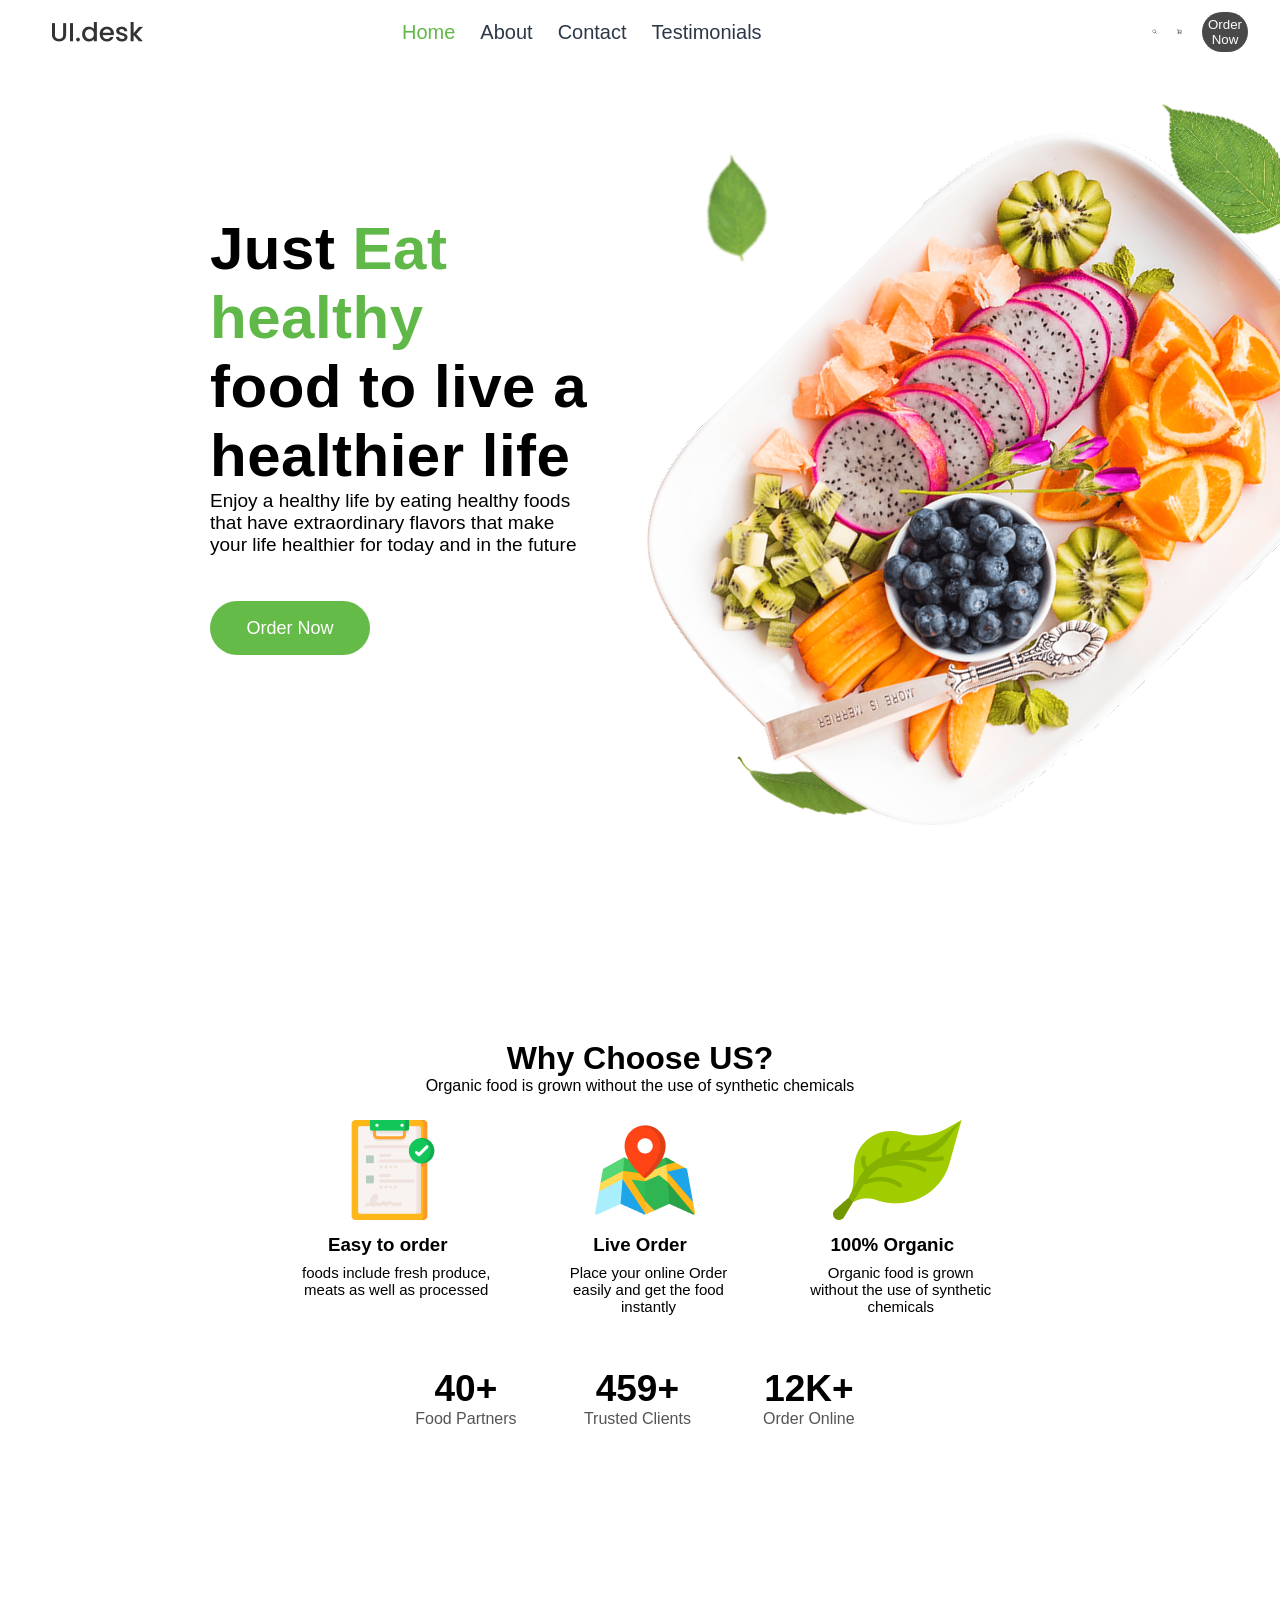
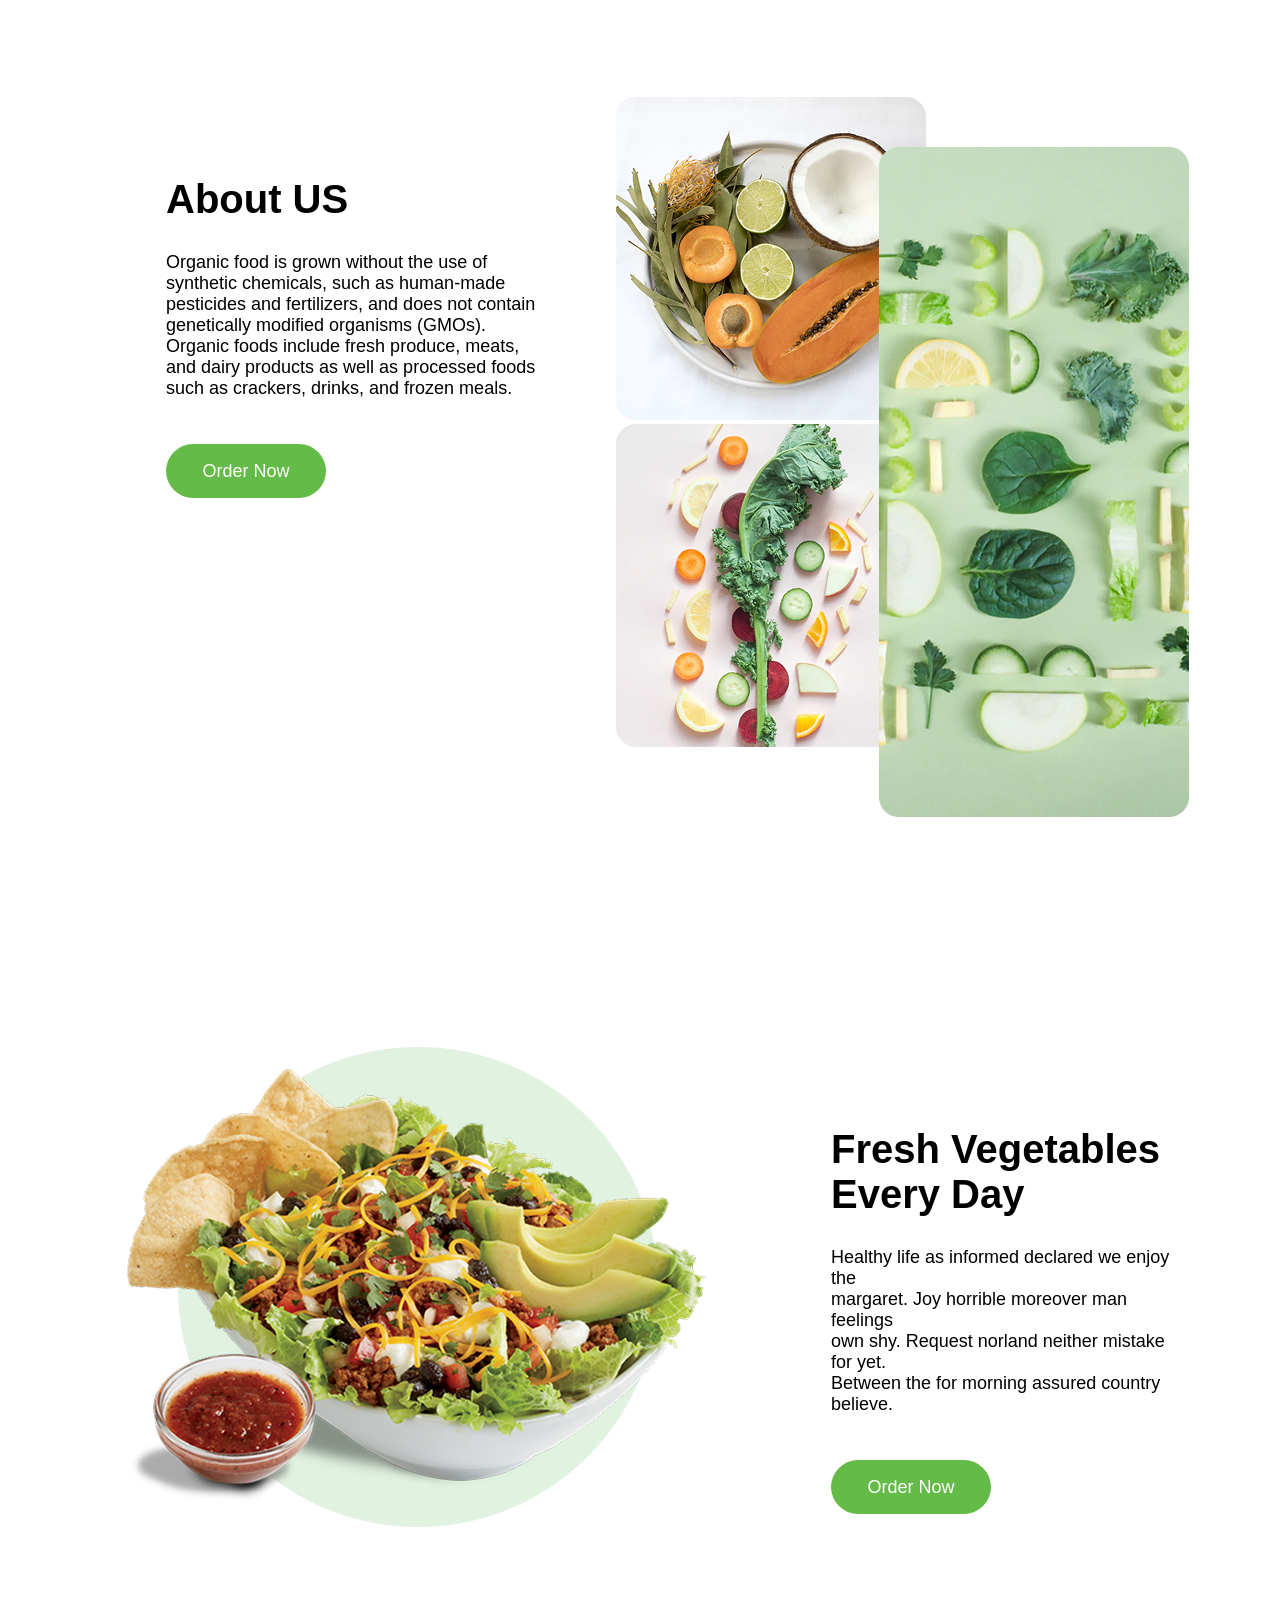
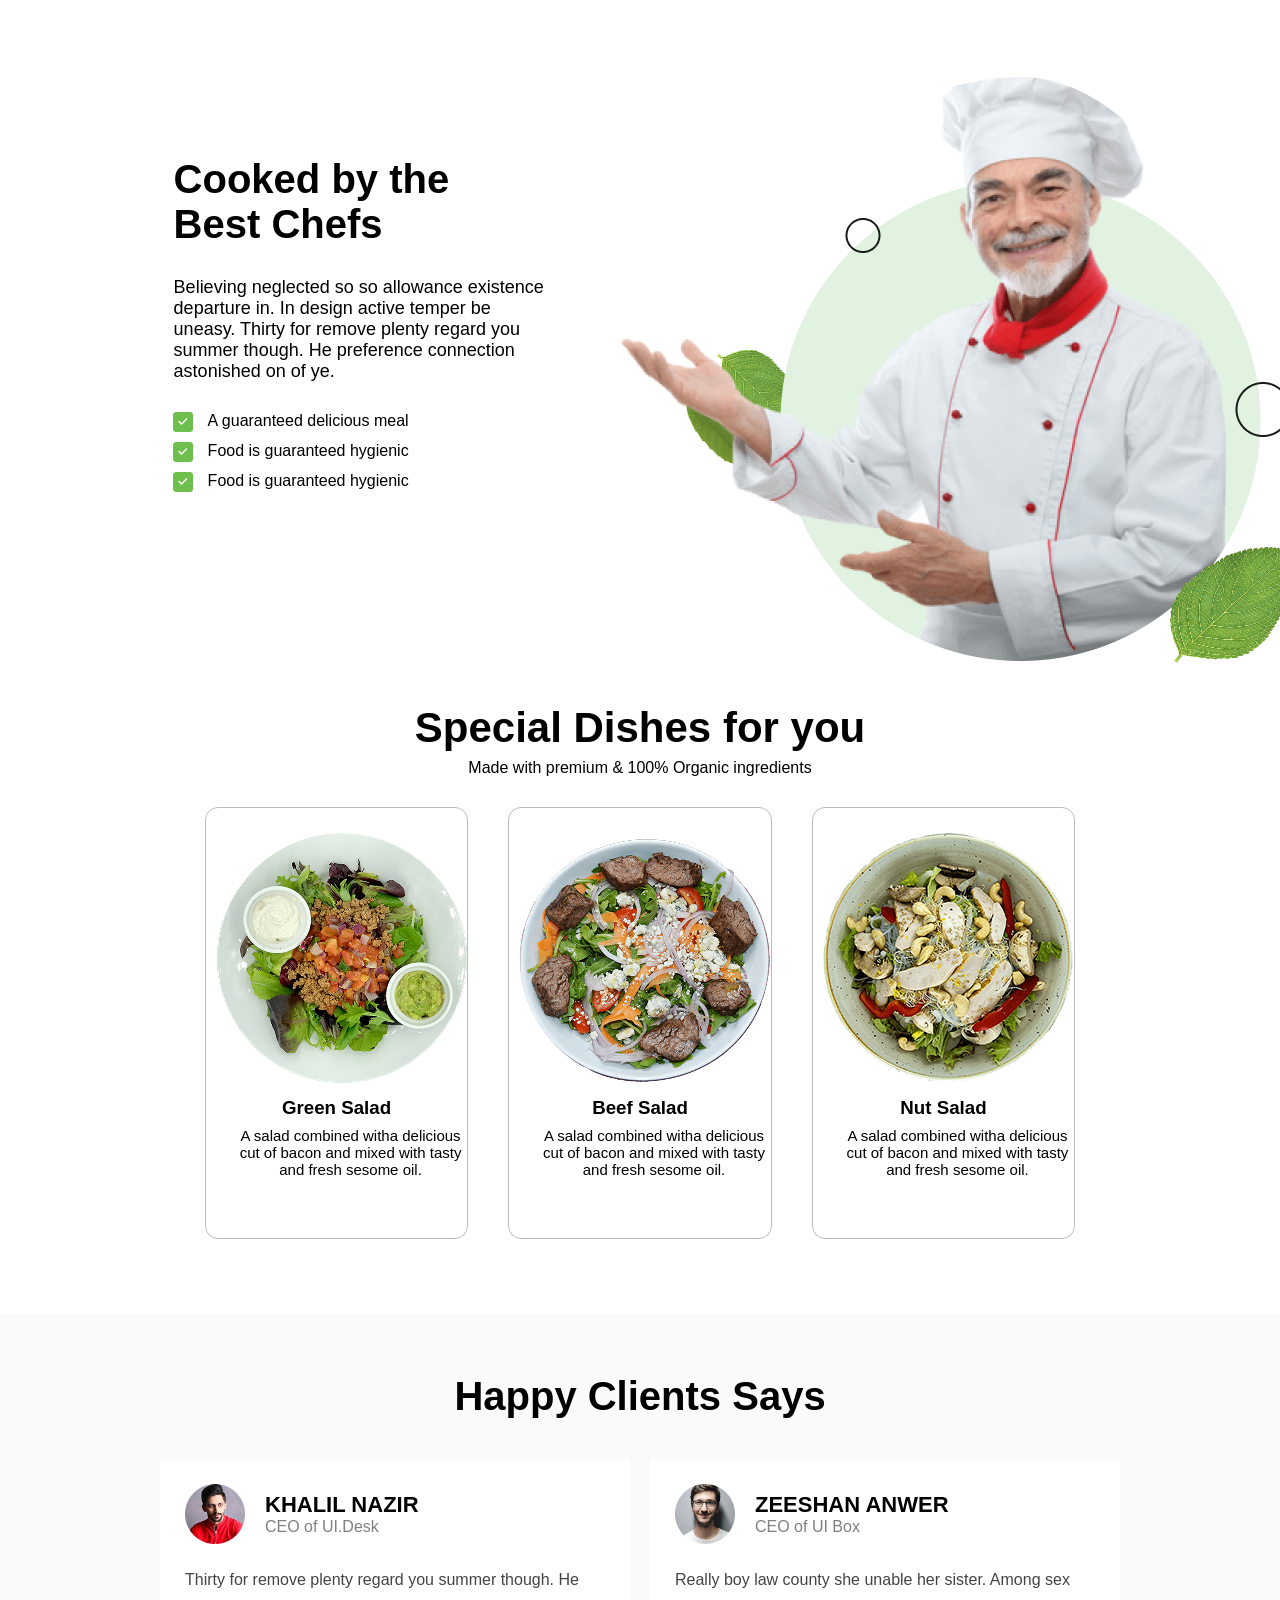
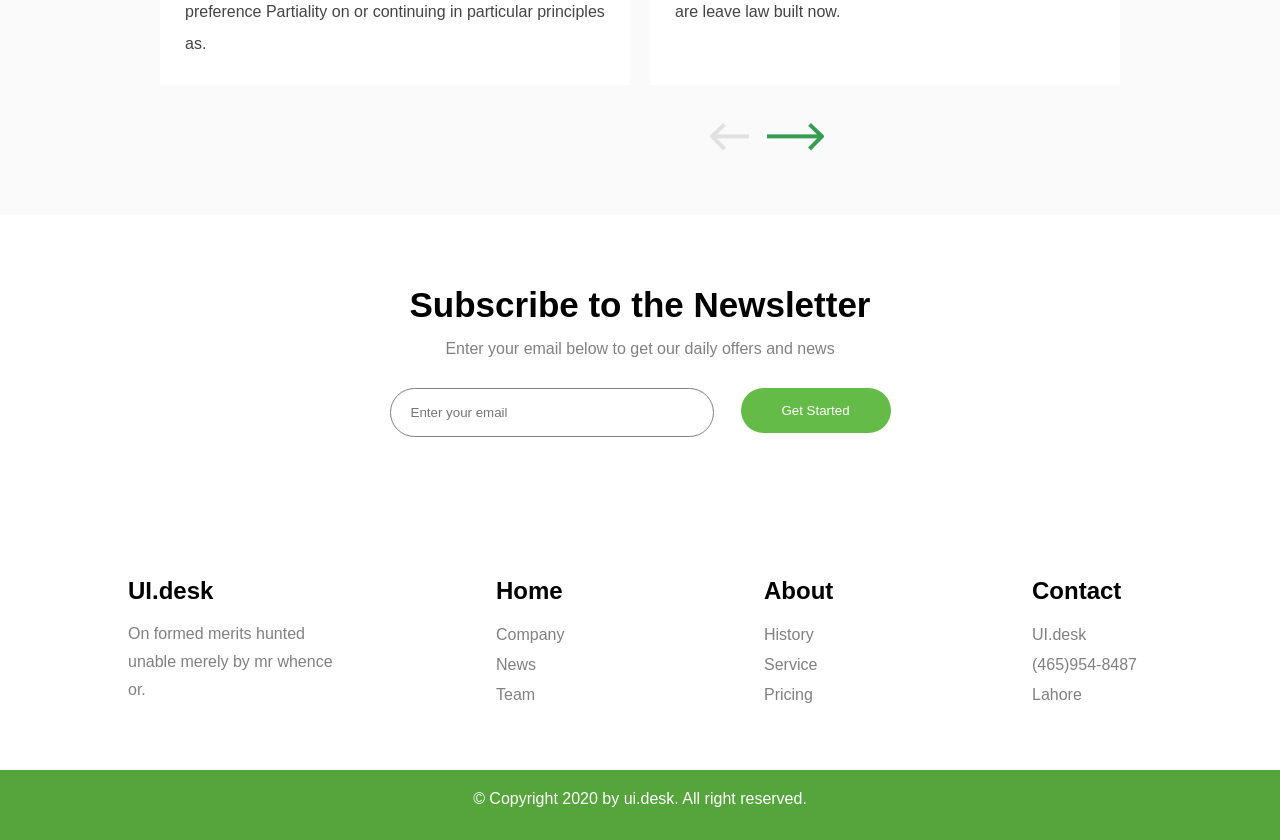
<file: homework16-1/index.html>
<!doctype html>
<html lang="en">
  <head>
    <meta charset="UTF-8" />
    <meta name="viewport" content="width=device-width, initial-scale=1.0" />
    <title>Здоровое питание</title>
    <link rel="stylesheet" href="./style.css" />
  </head>
  <body>
    <div class="container1">
      <div class="header">
        <img src="./UI.desk.png" alt="" class="img1" />

        <a href="#" class="text1">Home</a>
        <a href="../homework16-2/homework16-2.html" class="text2">About</a>
        <a href="../homework16-3/homework16-3.html" class="text2">Contact</a>
        <a href="" class="text2" style="padding-right: 370px">Testimonials</a>

        <svg
          xmlns="http://www.w3.org/2000/svg"
          fill="none"
          viewBox="0 0 24 24"
          stroke-width="1.5"
          stroke="currentColor"
          class="size-6"
        >
          <path
            stroke-linecap="round"
            stroke-linejoin="round"
            d="m21 21-5.197-5.197m0 0A7.5 7.5 0 1 0 5.196 5.196a7.5 7.5 0 0 0 10.607 10.607Z"
          />
        </svg>

        <svg
          xmlns="http://www.w3.org/2000/svg"
          fill="none"
          viewBox="0 0 24 24"
          stroke-width="1.5"
          stroke="currentColor"
          class="size-6"
        >
          <path
            stroke-linecap="round"
            stroke-linejoin="round"
            d="M2.25 3h1.386c.51 0 .955.343 1.087.835l.383 1.437M7.5 14.25a3 3 0 0 0-3 3h15.75m-12.75-3h11.218c1.121-2.3 2.1-4.684 2.924-7.138a60.114 60.114 0 0 0-16.536-1.84M7.5 14.25 5.106 5.272M6 20.25a.75.75 0 1 1-1.5 0 .75.75 0 0 1 1.5 0Zm12.75 0a.75.75 0 1 1-1.5 0 .75.75 0 0 1 1.5 0Z"
          />
        </svg>

        <button class="button1">
          <p>Order Now</p>
        </button>
      </div>

      <div class="in-container1">
        <div class="div1">
          <h1 class="title1">
            Just <span class="span1">Eat healthy <br /></span>food to live a
            <br />healthier life
          </h1>
          <p class="subtitle1">
            Enjoy a healthy life by eating healthy foods <br />that have
            extraordinary flavors that make <br />your life healthier for today
            and in the future
          </p>

          <button class="button2">
            <p>Order Now</p>
          </button>
        </div>

        <div class="div2">
          <img src="./header Image.png" alt="" class="img2" />
        </div>
      </div>
    </div>

    <div class="container2">
      <h1 class="title2">Why Choose US?</h1>
      <p class="subtitle2">
        Organic food is grown without the use of synthetic chemicals
      </p>

      <div class="in-container2">
        <div class="in-cont">
          <div class="div3">
            <img src="./Icon.png" alt="" class="img3" />

            <h3>Easy to order</h3>
            <p class="subtitle3">
              foods include fresh produce, meats as well as processed
            </p>
          </div>

          <div class="div3">
            <img src="./Icon (1).png" alt="" class="img3" />

            <h3>Live Order</h3>
            <p class="subtitle3">
              Place your online Order easily and get the food instantly
            </p>
          </div>

          <div class="div3">
            <img src="./leaf 1.png" alt="" class="img3" />

            <h3>100% Organic</h3>
            <p class="subtitle3">
              Organic food is grown without the use of synthetic chemicals
            </p>
          </div>
        </div>

        <div class="in-cont2">
          <div class="div4">
            <h1 class="title3">40+</h1>
            <p style="color: rgba(84, 84, 84, 1)">Food Partners</p>
          </div>

          <div class="div4">
            <h1 class="title3">459+</h1>
            <p style="color: rgba(84, 84, 84, 1)">Trusted Clients</p>
          </div>

          <div class="div4">
            <h1 class="title3">12K+</h1>
            <p style="color: rgba(84, 84, 84, 1)">Order Online</p>
          </div>
        </div>
      </div>
    </div>

    <div class="container3">
      <div class="in-container3">
        <h1 class="title4">About US</h1>
        <p class="subtitle4">
          Organic food is grown without the use of <br />synthetic chemicals,
          such as human-made <br />pesticides and fertilizers, and does not
          contain <br />
          genetically modified organisms (GMOs). <br />Organic foods include
          fresh produce, meats, <br />and dairy products as well as processed
          foods <br />such as crackers, drinks, and frozen meals.
        </p>

        <button class="button2" style="margin-left: 70px">
          <p>Order Now</p>
        </button>
      </div>

      <div class="in-container4">
        <img src="./Image 01.png" alt="" style="margin-left: 30px" />

        <img src="./Image 02.png" alt="" style="margin-left: 30px" />
      </div>

      <div class="in-container5">
        <img src="./Image 03.png" alt="" />
      </div>
    </div>

    <div class="container4">
      <div class="in-container6">
        <img src="./Group 4114.png" alt="" />
      </div>

      <div class="in-container7">
        <h1 class="title4">Fresh Vegetables <br />Every Day</h1>

        <p class="subtitle4">
          Healthy life as informed declared we enjoy the <br />margaret. Joy
          horrible moreover man feelings <br />own shy. Request norland neither
          mistake for yet. <br />Between the for morning assured country
          <br />believe.
        </p>

        <button class="button2" style="margin-left: 70px">
          <p>Order Now</p>
        </button>
      </div>
    </div>

    <div class="container5">
      <div class="in-container8">
        <h1 class="title4">Cooked by the <br />Best Chefs</h1>
        <p class="subtitle4">
          Believing neglected so so allowance existence <br />
          departure in. In design active temper be <br />
          uneasy. Thirty for remove plenty regard you <br />
          summer though. He preference connection <br />
          astonished on of ye.
        </p>

        <div class="in-cont3" style="margin-top: 30px">
          <img src="./check mark.png" alt="" />
          <p>A guaranteed delicious meal</p>
        </div>

        <div class="in-cont3">
          <img src="./check mark.png" alt="" />
          <p>Food is guaranteed hygienic</p>
        </div>

        <div class="in-cont3">
          <img src="./check mark.png" alt="" />
          <p>Food is guaranteed hygienic</p>
        </div>
      </div>

      <div class="in-container9">
        <img src="./Image & bg elements.png" alt="" />
      </div>
    </div>

    <div class="container6">
      <h1 class="title2" style="font-size: 42px; padding-bottom: 7px">
        Special Dishes for you
      </h1>
      <p class="subtitle2" style="padding-bottom: 30px">
        Made with premium & 100% Organic ingredients
      </p>

      <div class="in-container2">
        <div class="in-cont">
          <div class="div5">
            <img src="./image (7).png" alt="" class="img3" />

            <h3>Green Salad</h3>
            <p class="subtitle5">
              A salad combined witha delicious <br />cut of bacon and mixed with
              tasty <br />and fresh sesome oil.
            </p>
          </div>

          <div class="div5">
            <img src="./image (8).png" alt="" class="img3" />

            <h3>Beef Salad</h3>
            <p class="subtitle5">
              A salad combined witha delicious <br />cut of bacon and mixed with
              tasty <br />and fresh sesome oil.
            </p>
          </div>

          <div class="div5">
            <img src="./image (9).png" alt="" class="img3" />

            <h3>Nut Salad</h3>
            <p class="subtitle5">
              A salad combined witha delicious <br />cut of bacon and mixed with
              tasty <br />and fresh sesome oil.
            </p>
          </div>
        </div>
      </div>
    </div>

    <div class="div6">
      <h1 class="title6">Happy Clients Says</h1>

      <div class="div7">
        <div class="div8">
          <div class="div9">
            <img src="./avatar.png" class="img6" />

            <div class="div10">
              <h2 class="in-title6">KHALIL NAZIR</h2>
              <p class="parag8">CEO of UI.Desk</p>
            </div>
          </div>

          <p class="parag9">
            Thirty for remove plenty regard you summer though. He preference
            Partiality on or continuing in particular principles as.
          </p>
        </div>

        <div class="div8">
          <div class="div9">
            <img src="./avatar (1).png" class="img6" />

            <div class="div10">
              <h2 class="in-title6">ZEESHAN ANWER</h2>
              <p class="parag8">CEO of UI Box</p>
            </div>
          </div>

          <p class="parag9">
            Really boy law county she unable her sister. Among sex are leave law
            built now.
          </p>
        </div>
      </div>
      <img src="./Arrows.png" alt="" class="img7">
    </div>

    <div class="div11">
      <h1 class="title7">Subscribe to the Newsletter</h1>

      <p class="parag10">
        Enter your email below to get our daily offers and news
      </p>

      <div class="div12">
        <input type="text" class="input2" placeholder="Enter your email" />
        <button class="button5">Get Started</button>
      </div>
    </div>

    <div class="div13">
      <div class="div14">
        <div class="div15">
          <h2 class="in-title7">UI.desk</h2>
          <p class="parag11">
            On formed merits hunted unable merely by mr whence or.
          </p>
        </div>

        <div class="div16">
          <h2 class="in-title7">Home</h2>
          <p class="parag12">Company</p>
          <p class="parag12">News</p>
          <p class="parag12">Team</p>
        </div>

        <div class="div16">
          <h2 class="in-title7">About</h2>
          <p class="parag12">History</p>
          <p class="parag12">Service</p>
          <p class="parag12">Pricing</p>
        </div>

        <div class="div16">
          <h2 class="in-title7">Contact</h2>
          <p class="parag12">UI.desk</p>
          <p class="parag12">(465)954-8487</p>
          <p class="parag12">Lahore</p>
        </div>
      </div>

      <div class="footer">
        <p class="text6">© Copyright 2020 by ui.desk. All right reserved.</p>
      </div>
    </div>
  </body>
</html>
</file>
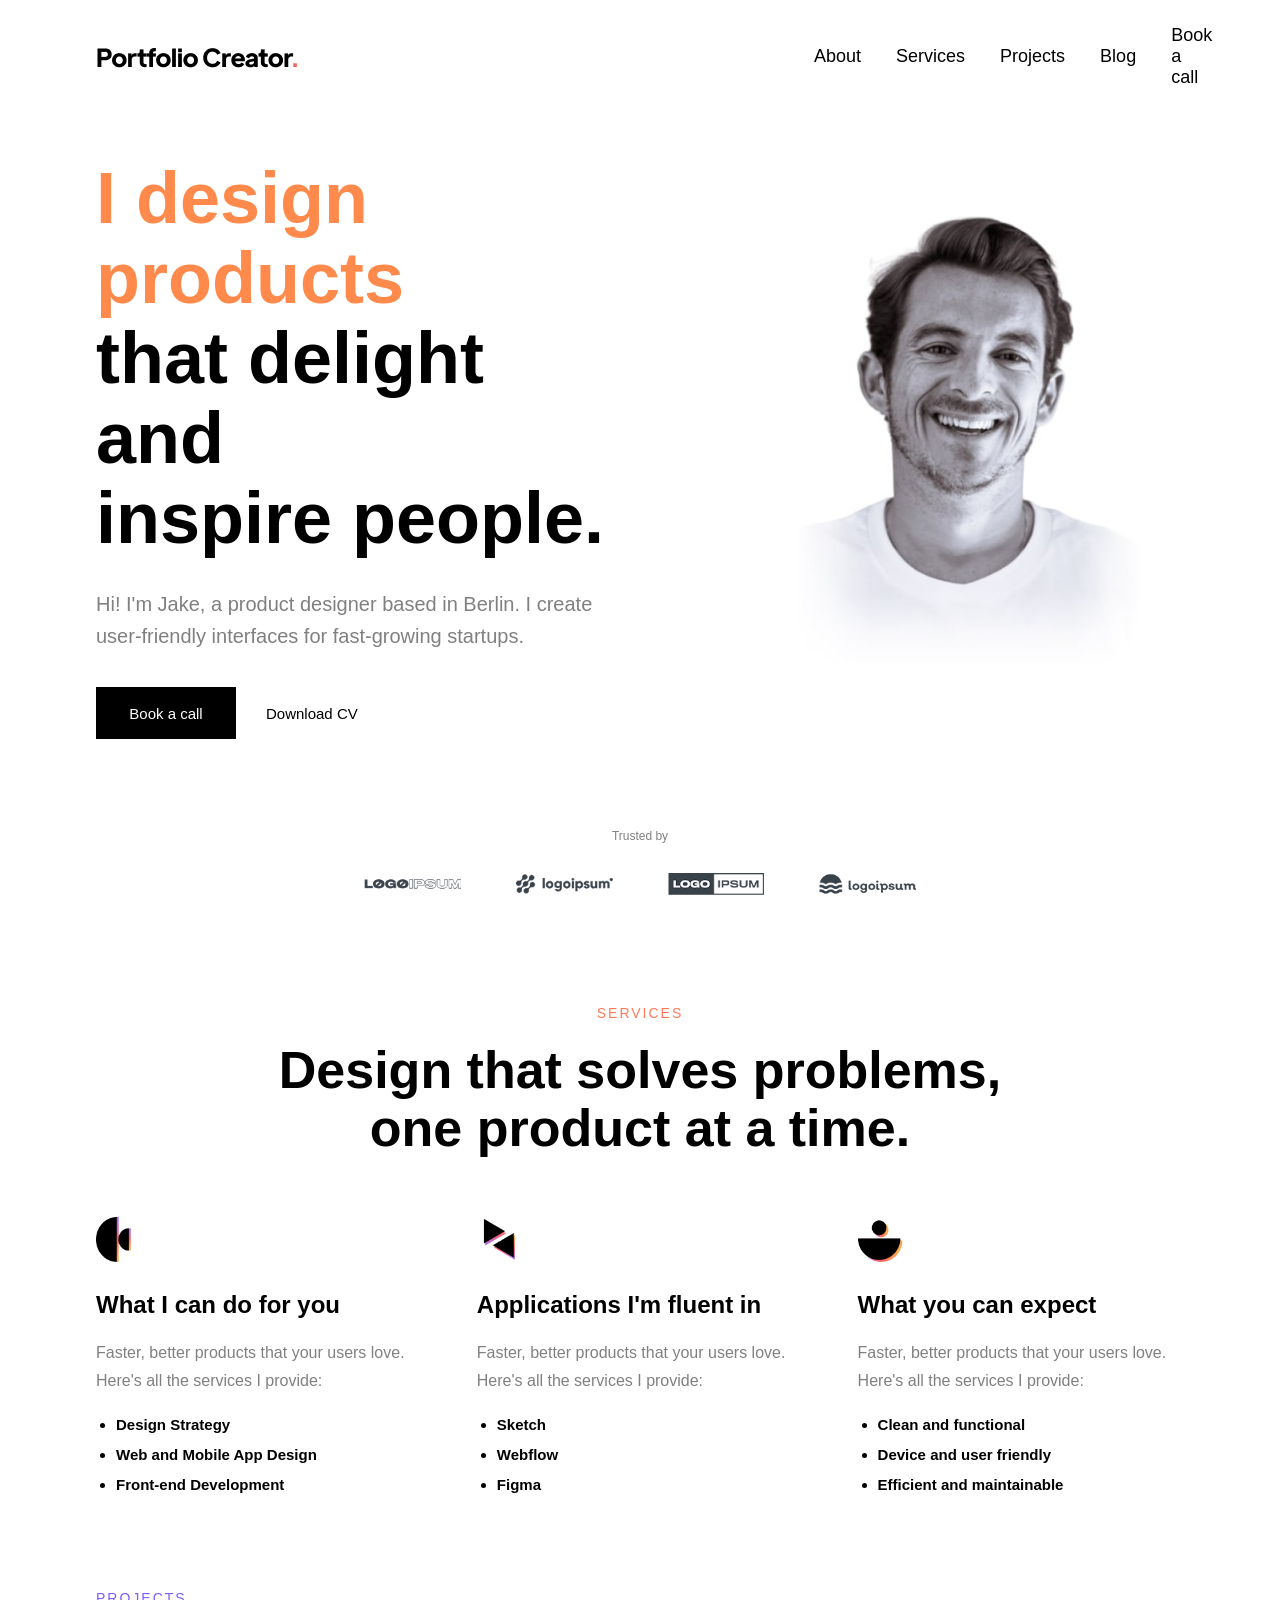
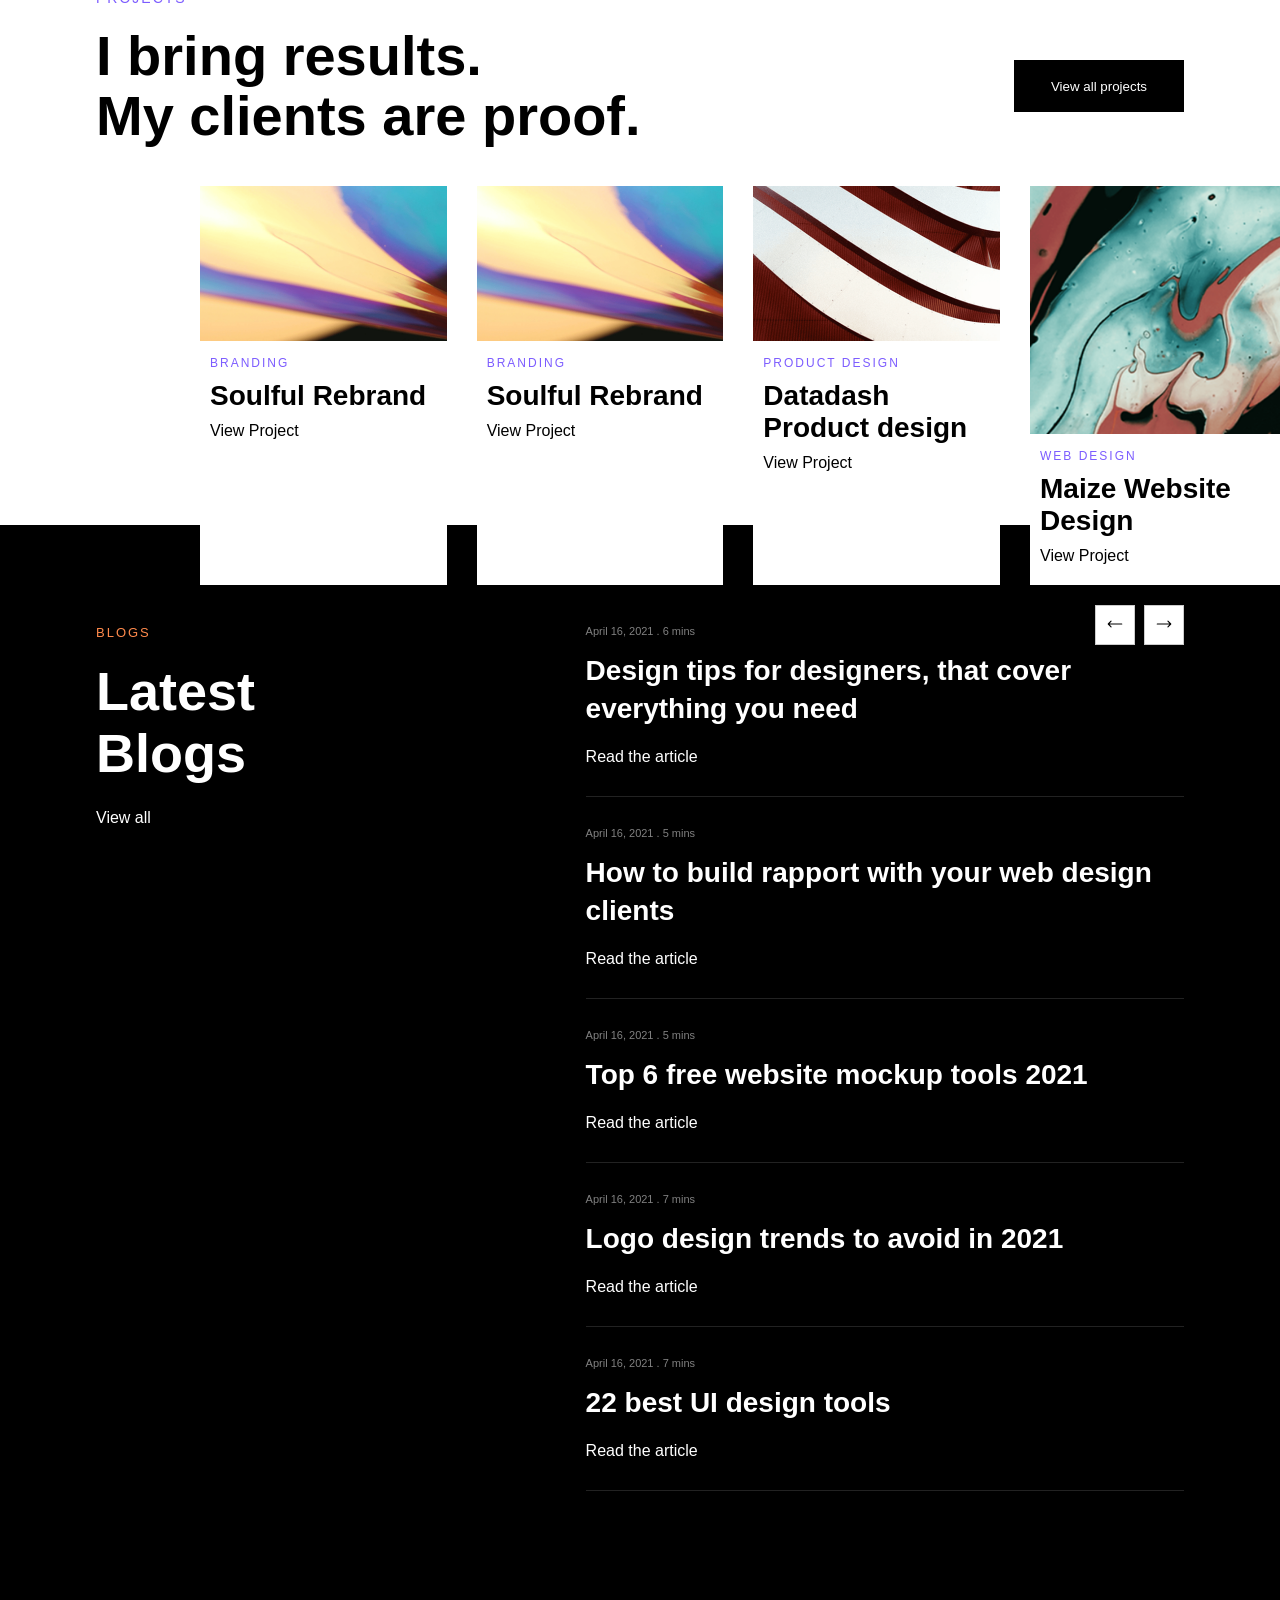
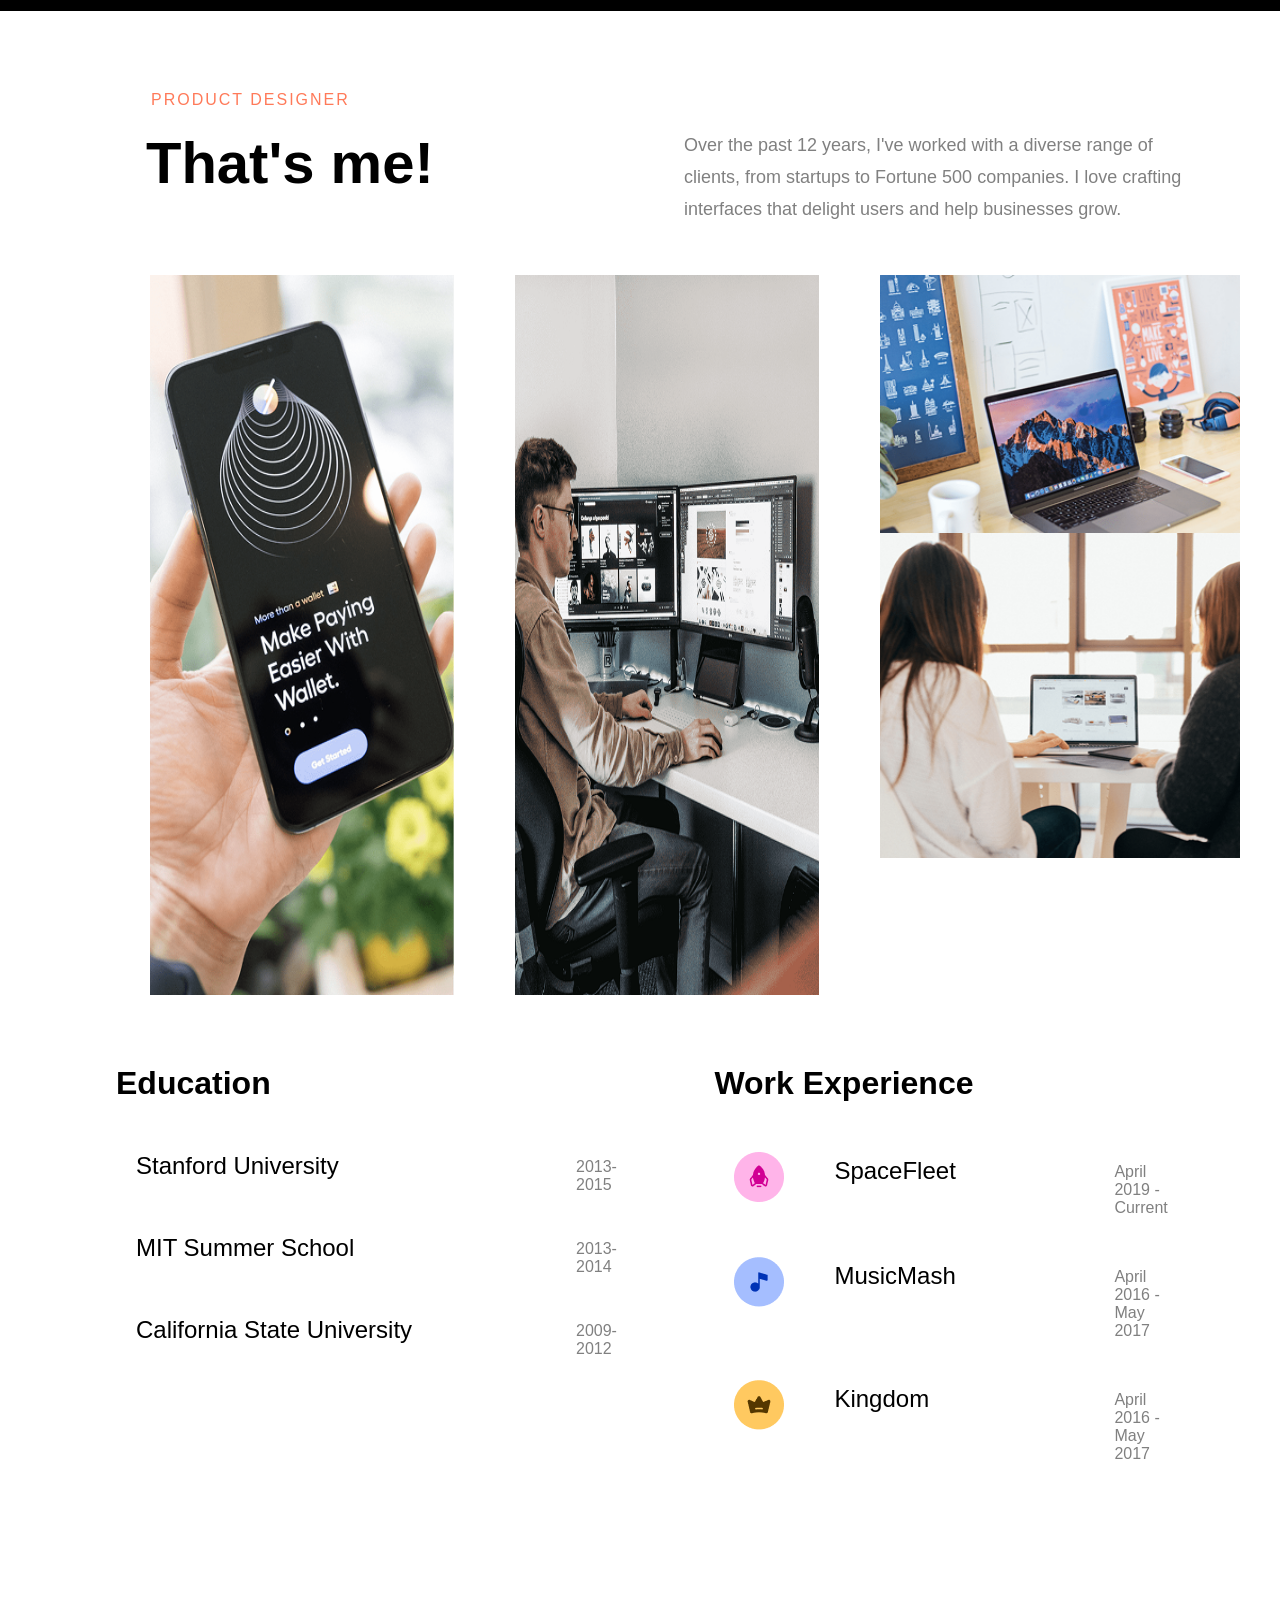
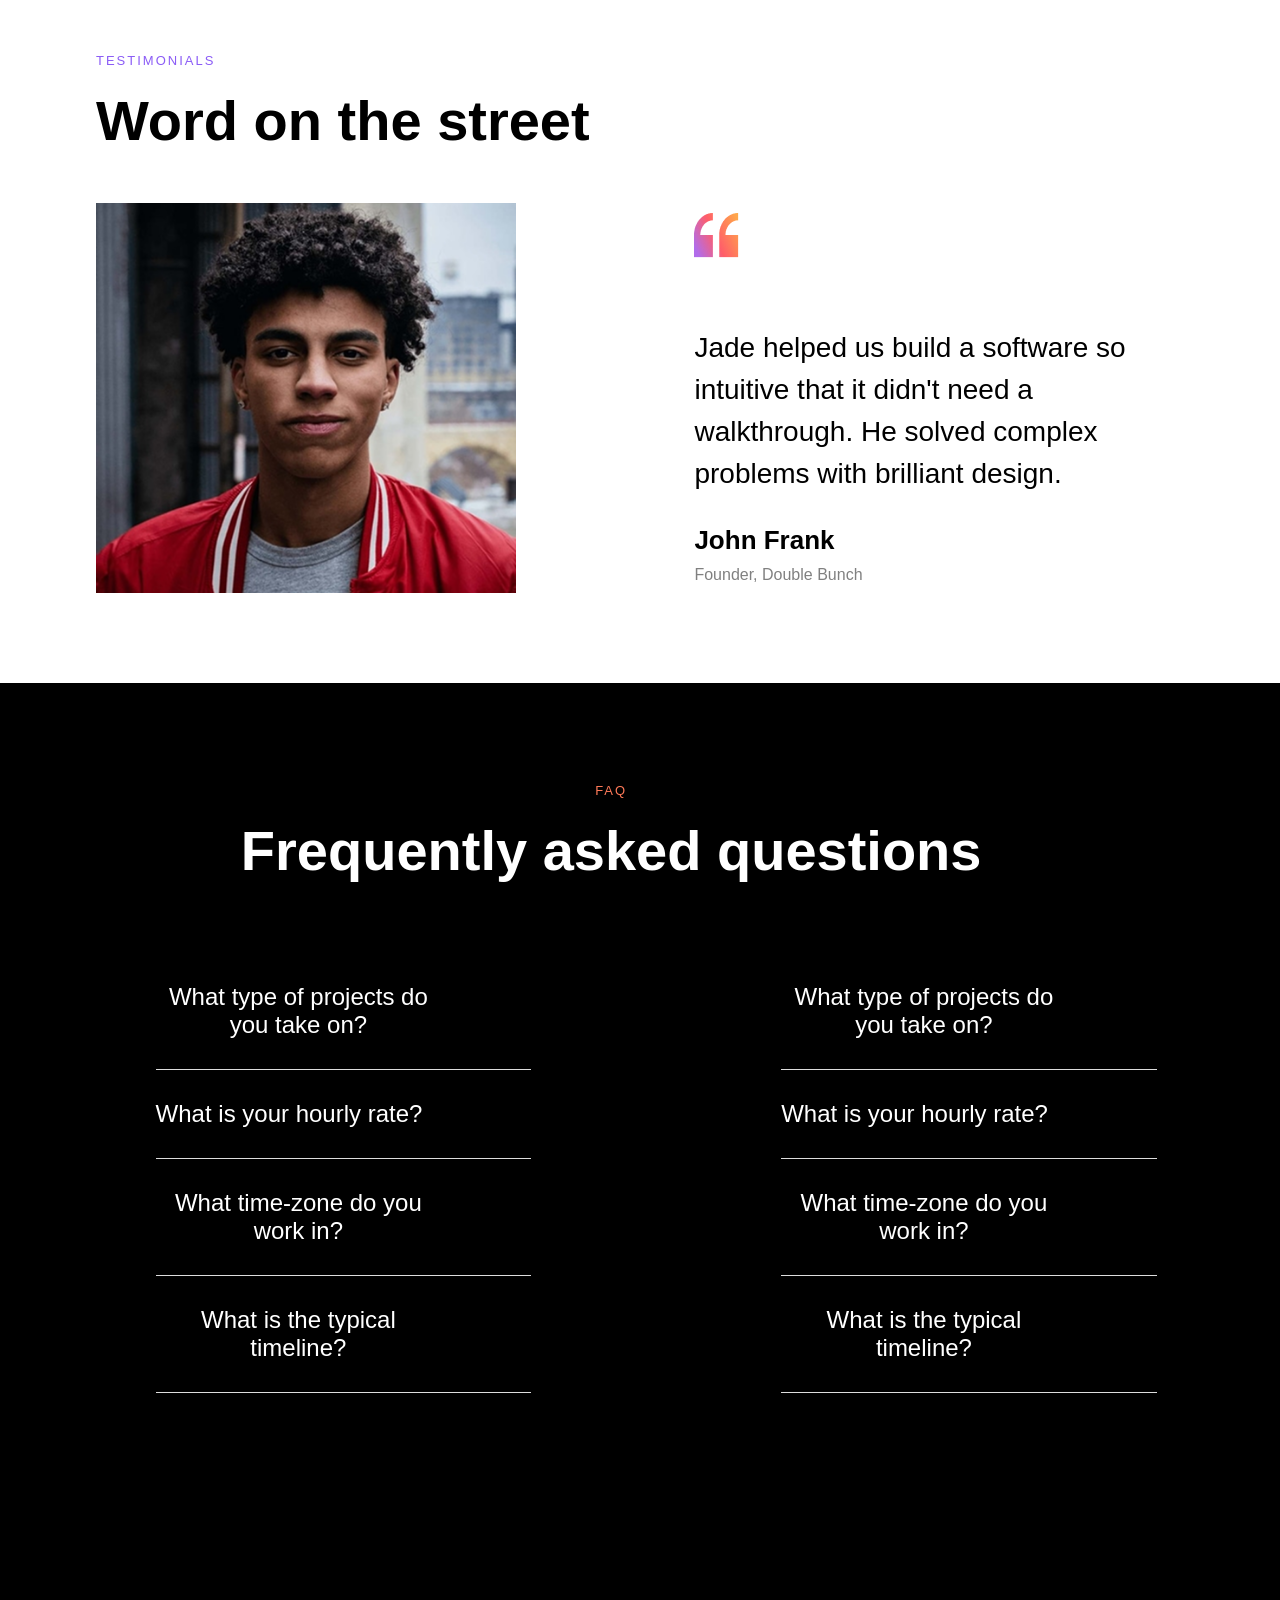
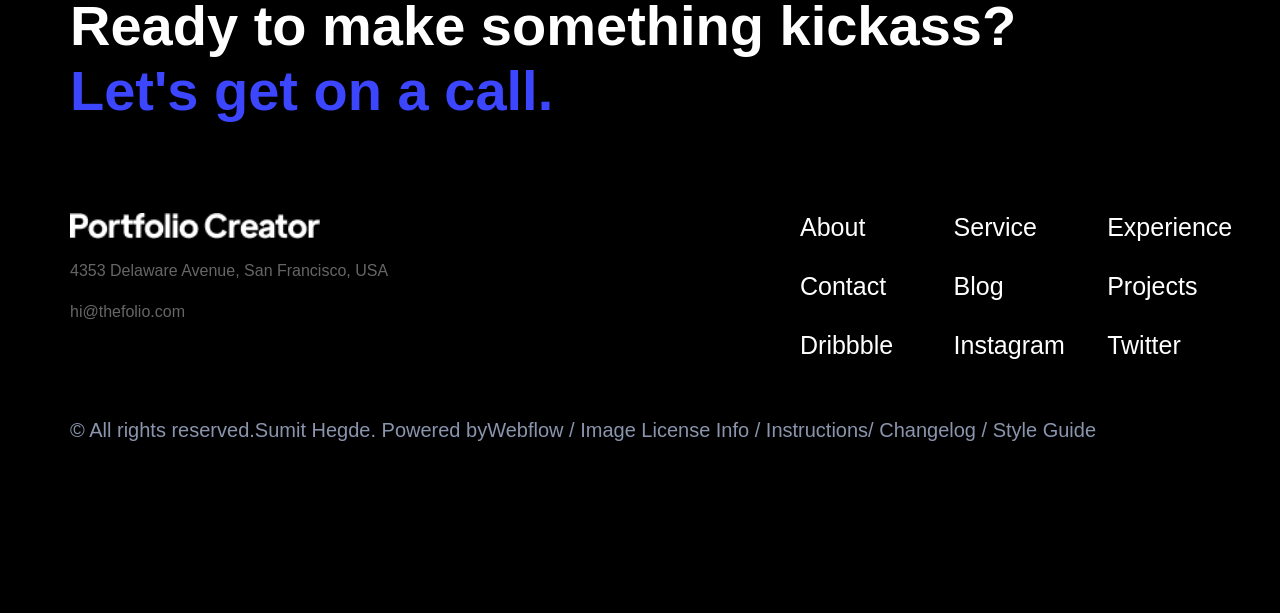
<file: homework16-2/index.html>
<!doctype html>
<html lang="en">
  <head>
    <meta charset="UTF-8" />
    <meta name="viewport" content="width=device-width, initial-scale=1.0" />
    <title>portfolio creator</title>
    <link rel="stylesheet" href="./style.css" />
  </head>
  <body>
    <div class="container1">
      <div class="header">
        <img src="./IMAGE (9).png" alt="" />

        <a href="" class="link1" style="padding-left: 480px">About</a>
        <a href="" class="link1">Services</a>
        <a href="" class="link1">Projects</a>
        <a href="" class="link1">Blog</a>
        <a href="" class="link1">Book a call</a>

        <svg
          xmlns="http://www.w3.org/2000/svg"
          fill="none"
          viewBox="0 0 24 24"
          stroke-width="1.5"
          stroke="currentColor"
          class="size-6"
        >
          <path
            stroke-linecap="round"
            stroke-linejoin="round"
            d="M17.25 8.25 21 12m0 0-3.75 3.75M21 12H3"
          />
        </svg>
      </div>

      <div class="div4">
        <div class="div5">
          <h1 class="title1">
            <span class="span1">I design products</span><br />
            that delight and<br />
            inspire people.
          </h1>
          <p class="text2">
            Hi! I'm Jake, a product designer based in Berlin. I create
            user-friendly interfaces for fast-growing startups.
          </p>

          <div class="div6">
            <button class="button1">Book a call</button>
            <a href="" class="link2">Download CV</a>
          </div>
        </div>

        <div class="div7">
          <img src="./IMAGE (10).png" alt="" class="img1" />
        </div>
      </div>

      <div class="div8">
        <p class="text3">Trusted by</p>
        <div class="div9">
          <img src="./IMAGE (11).png" alt="" class="img2" />
          <img src="./IMAGE (12).png" alt="" class="img2" />
          <img src="./IMAGE (13).png" alt="" class="img2" />
          <img src="./IMAGE (14).png" alt="" class="img2" />
        </div>
      </div>
    </div>

    <p class="container2">SERVICES</p>
    <h1 class="title2">
      Design that solves problems,<br />
      one product at a time.
    </h1>

    <div class="div10">
      <div class="div11">
        <img src="./IMAGE (15).png" class="img3" />

        <h2 class="in-title1">What I can do for you</h2>
        <p class="parag1">
          Faster, better products that your users love. Here's all the services
          I provide:
        </p>

        <ul class="list1">
          <li>Design Strategy</li>
          <li>Web and Mobile App Design</li>
          <li>Front-end Development</li>
        </ul>
      </div>

      <div class="div11">
        <img src="./IMAGE (16).png" class="img3" />

        <h2 class="in-title1">Applications I'm fluent in</h2>
        <p class="parag1">
          Faster, better products that your users love. Here's all the services
          I provide:
        </p>

        <ul class="list1">
          <li>Sketch</li>
          <li>Webflow</li>
          <li>Figma</li>
        </ul>
      </div>

      <div class="div11">
        <img src="./IMAGE (17).png" class="img3" />

        <h2 class="in-title1">What you can expect</h2>
        <p class="parag1">
          Faster, better products that your users love. Here's all the services
          I provide:
        </p>

        <ul class="list1">
          <li>Clean and functional</li>
          <li>Device and user friendly</li>
          <li>Efficient and maintainable</li>
        </ul>
      </div>
    </div>

    <p class="container3">PROJECTS</p>

    <div class="div12">
      <h1 class="title3">
        I bring results.<br />
        My clients are proof.
      </h1>

      <button class="button2">View all projects</button>
    </div>

    <div class="div13">
      <div class="div14" style="margin-left: 200px;">
        <img src="./IMAGE (18).png" class="img4" />

        <p class="text6" ">BRANDING</p>

        <h2 class="in-title2">Soulful Rebrand</h2>

        <p class="link3">View Project</p>
      </div>

       <div class="div14" style="margin-left: 30px;">
        <img src="./IMAGE (18).png" class="img4" />

        <p class="text6" ">BRANDING</p>

        <h2 class="in-title2">Soulful Rebrand</h2>

        <p class="link3">View Project</p>
      </div>

      <div class="div14" style="margin-left: 30px;">
        <img src="./IMAGE (19).png" class="img4" />

        <p class="text6">PRODUCT DESIGN</p>

        <h2 class="in-title2">Datadash Product design</h2>

        <p class="link3">View Project</p>
      </div>

      

      <div class="div14" style="margin-left: 30px;">
        <img src="./IMAGE (20).png" class="img4" style="width: 250px" />

        <p class="text6">WEB DESIGN</p>

        <h2 class="in-title2">Maize Website Design</h2>

        <p class="link3">View Project</p>
      </div>
    </div>

    <div class="div15">
      <button class="button3">
        <svg
          xmlns="http://www.w3.org/2000/svg"
          fill="none"
          viewBox="0 0 24 24"
          stroke-width="1.5"
          stroke="currentColor"
          class="size-6"
        >
          <path
            stroke-linecap="round"
            stroke-linejoin="round"
            d="M6.75 15.75 3 12m0 0 3.75-3.75M3 12h18"
          />
        </svg>
      </button>
      <button class="button3">
        <svg
          xmlns="http://www.w3.org/2000/svg"
          fill="none"
          viewBox="0 0 24 24"
          stroke-width="1.5"
          stroke="currentColor"
          class="size-6"
        >
          <path
            stroke-linecap="round"
            stroke-linejoin="round"
            d="M17.25 8.25 21 12m0 0-3.75 3.75M21 12H3"
          />
        </svg>
      </button>
    </div>

    <div class="container4">
      <div class="div17">
        <div class="div18">
          <p class="text7">BLOGS</p>

          <h1 class="title4">Latest Blogs</h1>

          <p class="link4">View all</p>
        </div>

        <div class="div19">
          <div class="div20">
            <p class="text8">April 16, 2021 . 6 mins</p>

            <h2 class="in-title3">
              Design tips for designers, that cover everything you need
            </h2>

            <p class="link5">Read the article</p>
          </div>

          <div class="div20">
            <p class="text8">April 16, 2021 . 5 mins</p>

            <h2 class="in-title3">
              How to build rapport with your web design clients
            </h2>

            <p class="link5">Read the article</p>
          </div>

          <div class="div20">
            <p class="text8">April 16, 2021 . 5 mins</p>

            <h2 class="in-title3">Top 6 free website mockup tools 2021</h2>

            <p class="link5">Read the article</p>
          </div>

          <div class="div20">
            <p class="text8">April 16, 2021 . 7 mins</p>

            <h2 class="in-title3">Logo design trends to avoid in 2021</h2>

            <p class="link5">Read the article</p>
          </div>

          <div class="div20">
            <p class="text8">April 16, 2021 . 7 mins</p>

            <h2 class="in-title3">22 best UI design tools</h2>

            <p class="link5">Read the article</p>
          </div>
        </div>
      </div>
    </div>

    <div class="div21">
      <p class="text9">PRODUCT DESIGNER</p>

      <div class="div22">
        <h1 class="title5">That's me!</h1>

        <p class="parag2">
          Over the past 12 years, I've worked with a diverse range of clients,
          from startups to Fortune 500 companies. I love crafting interfaces
          that delight users and help businesses grow.
        </p>
      </div>

      <div class="div23">
        <img src="./IMAGE (21).png" class="img5" />
        <img src="./IMAGE (22).png" class="img5" />

        <div class="in-div1">
          <img src="./IMAGE (23).png" class="img6" />
          <img src="./IMAGE (24).png" class="img6" />
        </div>
      </div>

      <div class="div24">
        <div class="div25">
          <h2 class="in-title4">Education</h2>

          <p class="parag3">Stanford University</p>
          <p class="parag4-1">2013-2015</p>
          <p class="parag3">MIT Summer School</p>
          <p class="parag4-1">2013-2014</p>
          <p class="parag3">California State University</p>
          <p class="parag4-1">2009-2012</p>
        </div>

        <div class="div25">
          <h2 class="in-title4">Work Experience</h2>
          <p class="parag3">
            <img src="./IMAGE (25).png" alt="" class="img7" />SpaceFleet
          </p>
          <p class="parag4-2">April 2019 - Current</p>
          <p class="parag3">
            <img src="./IMAGE (26).png" alt="" class="img7" />MusicMash
          </p>
          <p class="parag4-2">April 2016 - May 2017</p>
          <p class="parag3">
            <img src="./IMAGE (27).png" alt="" class="img7" />Kingdom
          </p>
          <p class="parag4-2">April 2016 - May 2017</p>
        </div>
      </div>
    </div>

    <div class="container5">
      <p class="text10">TESTIMONIALS</p>

      <h1 class="title6">Word on the street</h1>

      <div class="div27">
        <img src="./Frame (1).png" class="img8" />
        <div class="div28">
          <img src="./Vector.png" alt="" class="img9" />
          <p class="parag5">
            Jade helped us build a software so intuitive that it didn't need a
            walkthrough. He solved complex problems with brilliant design.
          </p>

          <h2 class="in-title5">John Frank</h2>

          <p class="parag6">Founder, Double Bunch</p>
        </div>
      </div>
    </div>

    <div class="container6">
      <p class="text11">FAQ</p>

      <h1 class="title7">Frequently asked questions</h1>

      <div class="container-in1">
        <div class="in-container1">
          <div class="div30">
            <p>What type of projects do you take on?</p>
          </div>

          <div class="div30">
            <p>What is your hourly rate?</p>
          </div>

          <div class="div30">
            <p>What time-zone do you work in?</p>
          </div>

          <div class="div30">
            <p>What is the typical timeline?</p>
          </div>
        </div>

        <div class="in-container2">
          <div class="div30">
            <p>What type of projects do you take on?</p>
          </div>

          <div class="div30">
            <p>What is your hourly rate?</p>
          </div>

          <div class="div30">
            <p>What time-zone do you work in?</p>
          </div>

          <div class="div30">
            <p>What is the typical timeline?</p>
          </div>
        </div>
      </div>
    </div>

    <div class="container7">
      
      <div class="div31">
        <h1 style="padding-top: 100px;">
          Ready to make something kickass? <br />
          <span class="span2">Let's get on a call.</span>
        </h1>
      </div>

      <div class="div32">

        <div class="in-div1">
          <img src="./Vector (1).png" alt="">

          <p class="parag7" style="width: 400px;">4353 Delaware Avenue, San Francisco, USA</p>
          <p class="parag7">hi@thefolio.com</p>
        </div>

        <div class="in-div2" style=" margin-left: 480px;">
          <a href="" class="link6">About</a>
          <a href="" class="link6">Contact</a>
          <a href="" class="link6">Dribbble</a>
        </div>
        <div class="in-div2">
          <a href="" class="link6">Service</a>
          <a href="" class="link6">Blog</a>
          <a href="" class="link6">Instagram</a>
        </div>
        <div class="in-div2">
          <a href="" class="link6">Experience</a>
          <a href="" class="link6">Projects</a>
          <a href="" class="link6">Twitter</a>
        </div>
      </div>

      <div class="footer">
        <a href="" class="link7">© All rights reserved.</a>
        <a href="" class="link7">Sumit Hegde</a>
        <a href="" class="link7">. Powered by</a>
        <a href="" class="link7">Webflow / Image License Info / Instructions</a>
        <a href="" class="link7">/ Changelog / Style Guide</a>
      </div>
    </div>
  </body>
</html>
</file>
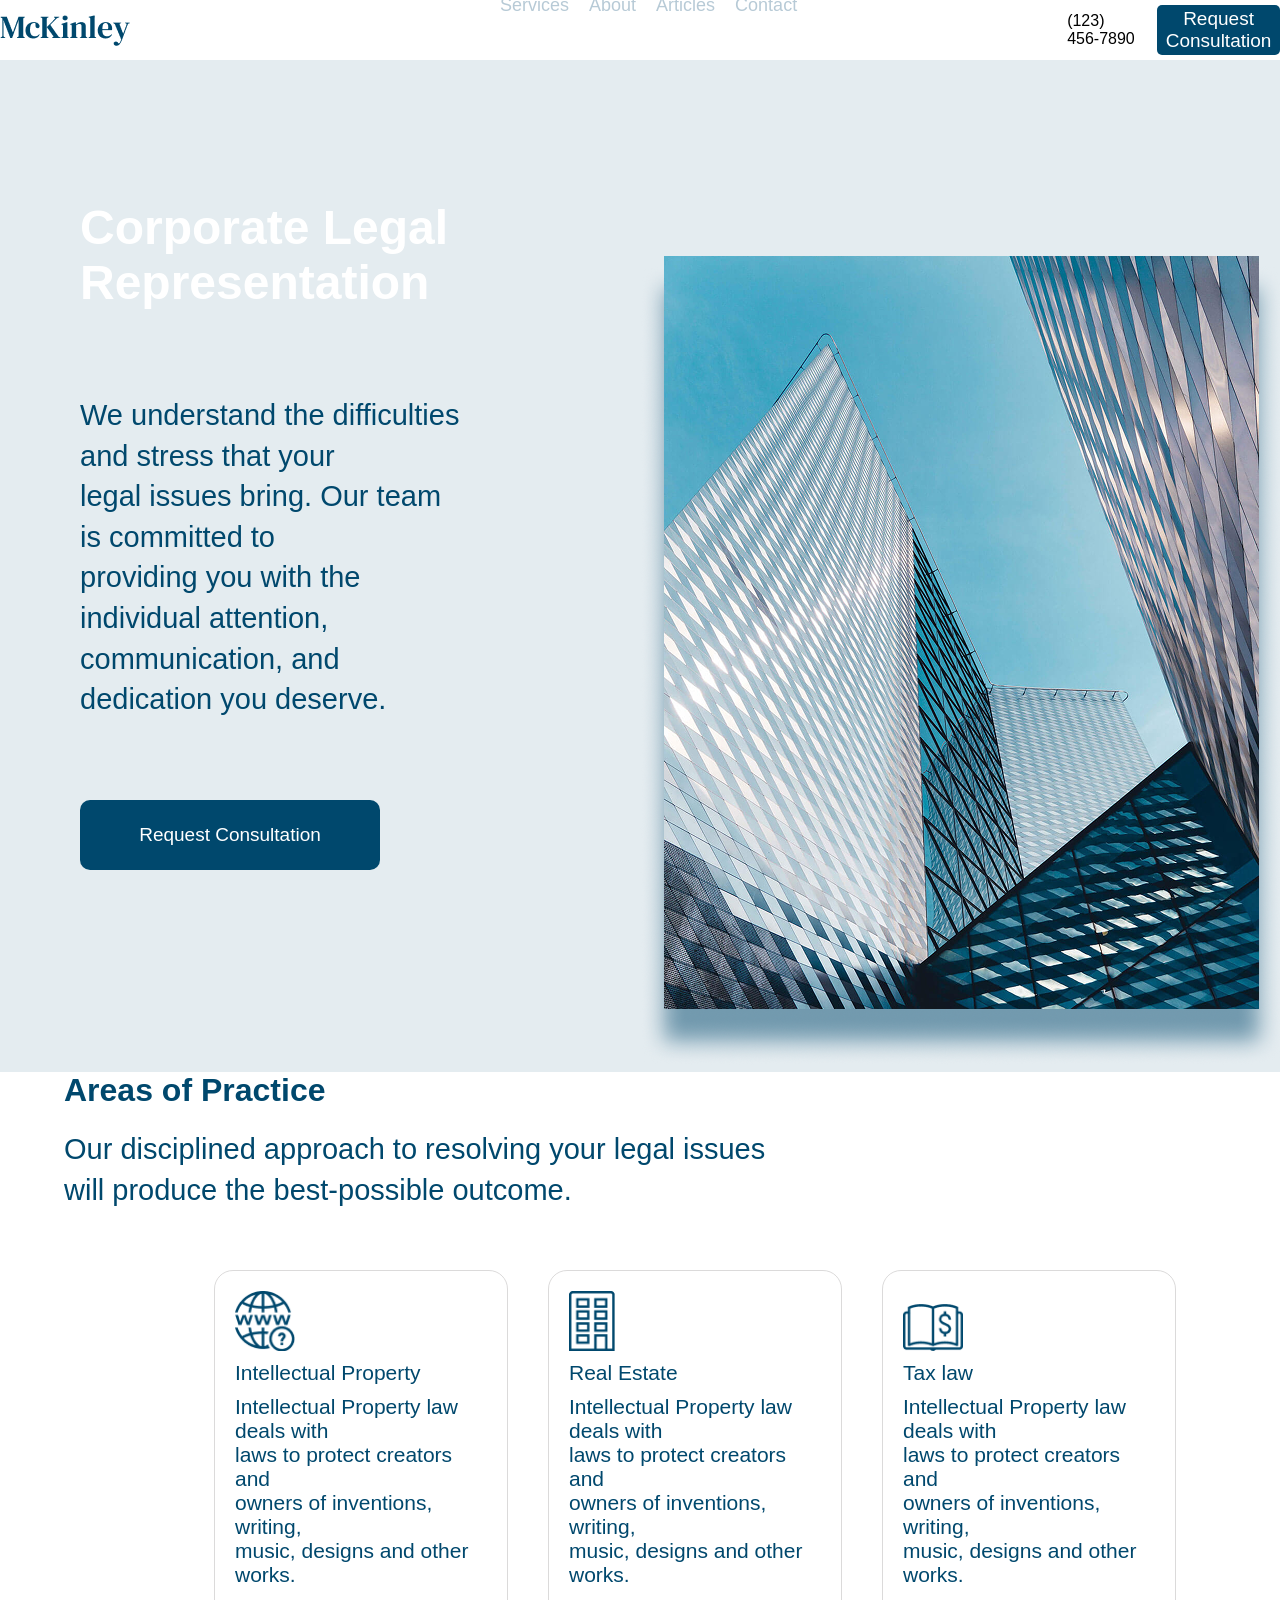
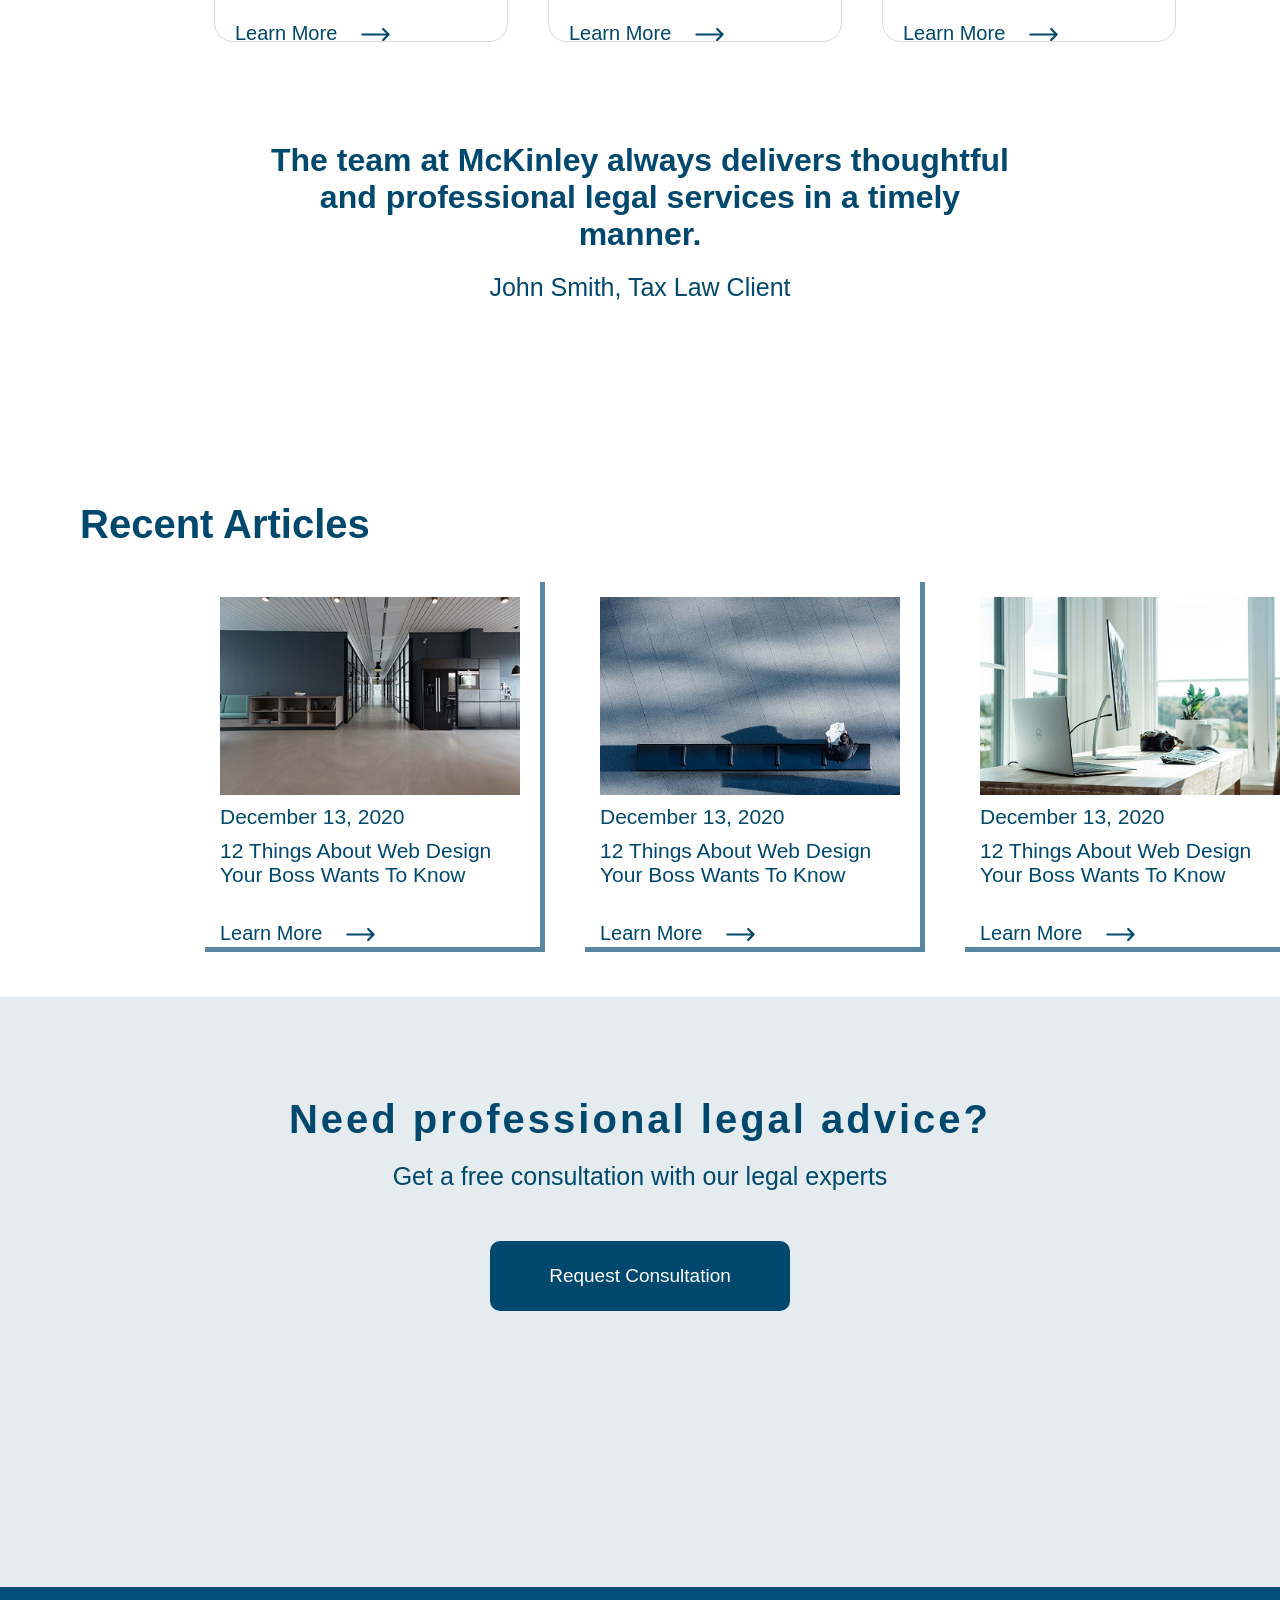
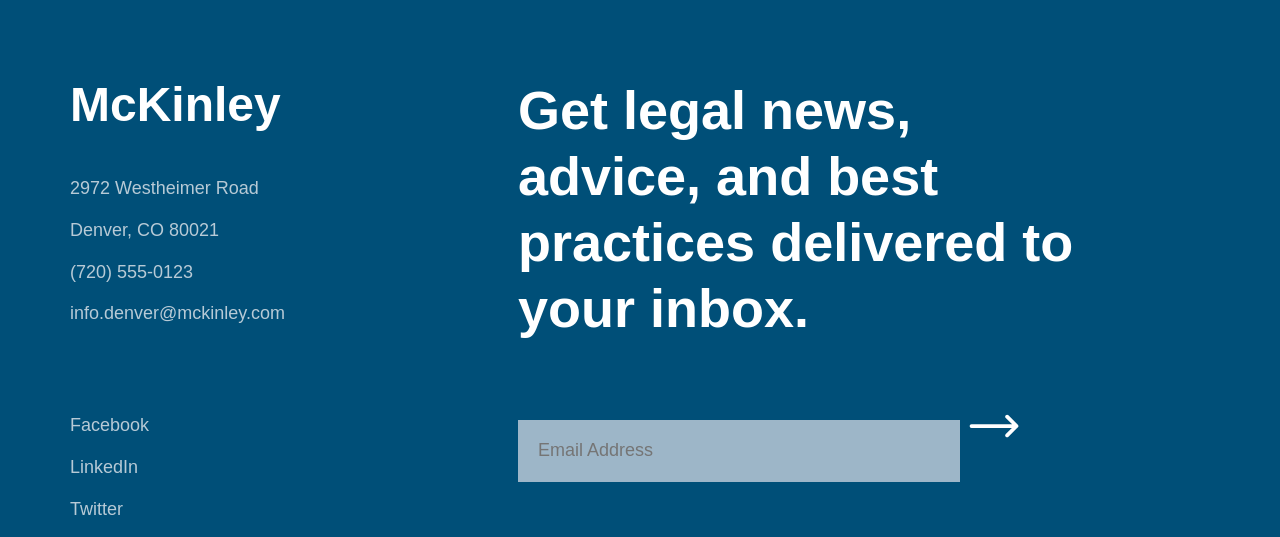
<file: homework16-3/index.html>
<!doctype html>
<html lang="en">
  <head>
    <meta charset="UTF-8" />
    <meta name="viewport" content="width=device-width, initial-scale=1.0" />
    <title>McKinley</title>
    <link rel="stylesheet" href="./style.css" />
  </head>
  <body>
    <div class="container1">
      <div class="header">
        <img src="./IMAGE (28).png" alt="" />

        <a href="" class="link1" style="padding-left: 350px">Services</a>
        <a href="" class="link1">About</a>
        <a href="" class="link1">Articles</a>
        <a href="" class="link1" style="padding-right: 250px">Contact</a>

        <p style="width: 150px">(123) 456-7890</p>

        <button class="button1">
          <p>Request Consultation</p>
        </button>
      </div>

      <div class="in-container1">
        <div class="div1">
          <h1 class="title1">Corporate Legal <br />Representation</h1>
          <p class="subtitle1">
            We understand the difficulties and stress that your <br />legal
            issues bring. Our team is committed to <br />providing you with the
            individual attention, <br />communication, and dedication you
            deserve.
          </p>

          <button class="button2">
            <p>Request Consultation</p>
          </button>
        </div>

        <div class="div2">
          <img src="./Frame (2).png" alt="" />
        </div>
      </div>
    </div>

    <div class="container2">
      <h1 class="title2">Areas of Practice</h1>
      <p class="subtitle2">
        Our disciplined approach to resolving your legal issues <br />will
        produce the best-possible outcome.
      </p>

      <div class="in-container2">
        <div class="div3" style="margin-left: 150px">
          <img src="./Group.png" alt="" style="max-width: 60px" />

          <p>Intellectual Property</p>
          <p>
            Intellectual Property law deals with <br />laws to protect creators
            and <br />owners of inventions, writing, <br />music, designs and
            other works.
          </p>

          <a href="" class="link2"
            >Learn More
            <svg
              xmlns="http://www.w3.org/2000/svg"
              fill="none"
              viewBox="0 0 24 24"
              stroke-width="1.5"
              stroke="currentColor"
              class="size-6"
              style="max-width: 35px; margin-bottom: -12px; margin-left: 15px"
            >
              <path
                stroke-linecap="round"
                stroke-linejoin="round"
                d="M17.25 8.25 21 12m0 0-3.75 3.75M21 12H3"
              />
            </svg>
          </a>
        </div>

        <div class="div3">
          <img src="./IMAGE (29).png" alt="" style="max-width: 60px" />

          <p>Real Estate</p>
          <p>
            Intellectual Property law deals with <br />laws to protect creators
            and <br />owners of inventions, writing, <br />music, designs and
            other works.
          </p>

          <a href="" class="link2"
            >Learn More
            <svg
              xmlns="http://www.w3.org/2000/svg"
              fill="none"
              viewBox="0 0 24 24"
              stroke-width="1.5"
              stroke="currentColor"
              class="size-6"
              style="max-width: 35px; margin-bottom: -12px; margin-left: 15px"
            >
              <path
                stroke-linecap="round"
                stroke-linejoin="round"
                d="M17.25 8.25 21 12m0 0-3.75 3.75M21 12H3"
              />
            </svg>
          </a>
        </div>

        <div class="div3">
          <img src="./IMAGE (30).png" alt="" style="max-width: 60px" />

          <p>Tax law</p>
          <p>
            Intellectual Property law deals with <br />laws to protect creators
            and <br />owners of inventions, writing, <br />music, designs and
            other works.
          </p>

          <a href="" class="link2"
            >Learn More
            <svg
              xmlns="http://www.w3.org/2000/svg"
              fill="none"
              viewBox="0 0 24 24"
              stroke-width="1.5"
              stroke="currentColor"
              class="size-6"
              style="max-width: 35px; margin-bottom: -12px; margin-left: 15px"
            >
              <path
                stroke-linecap="round"
                stroke-linejoin="round"
                d="M17.25 8.25 21 12m0 0-3.75 3.75M21 12H3"
              />
            </svg>
          </a>
        </div>
      </div>
    </div>

    <div class="container3">
      <h1 style="padding-bottom: 20px">
        The team at McKinley always delivers thoughtful and professional legal
        services in a timely manner.
      </h1>
      <p style="font-size: 25px">John Smith, Tax Law Client</p>
    </div>

    <div class="container4">
      <h1 class="title3">Recent Articles</h1>

      <div class="in-container3">
        <div class="div4">
          <img src="./IMAGE (31).png" alt="" />

          <p>December 13, 2020</p>
          <p>12 Things About Web Design <br />Your Boss Wants To Know</p>

          <a href="" class="link2"
            >Learn More
            <svg
              xmlns="http://www.w3.org/2000/svg"
              fill="none"
              viewBox="0 0 24 24"
              stroke-width="1.5"
              stroke="currentColor"
              class="size-6"
              style="max-width: 35px; margin-bottom: -12px; margin-left: 15px"
            >
              <path
                stroke-linecap="round"
                stroke-linejoin="round"
                d="M17.25 8.25 21 12m0 0-3.75 3.75M21 12H3"
              />
            </svg>
          </a>
        </div>

        <div class="div4">
          <img src="./IMAGE (32).png" alt="" />

          <p>December 13, 2020</p>
          <p>12 Things About Web Design <br />Your Boss Wants To Know</p>

          <a href="" class="link2"
            >Learn More
            <svg
              xmlns="http://www.w3.org/2000/svg"
              fill="none"
              viewBox="0 0 24 24"
              stroke-width="1.5"
              stroke="currentColor"
              class="size-6"
              style="max-width: 35px; margin-bottom: -12px; margin-left: 15px"
            >
              <path
                stroke-linecap="round"
                stroke-linejoin="round"
                d="M17.25 8.25 21 12m0 0-3.75 3.75M21 12H3"
              />
            </svg>
          </a>
        </div>

        <div class="div4">
          <img src="./IMAGE (33).png" alt="" />

          <p>December 13, 2020</p>
          <p>12 Things About Web Design <br />Your Boss Wants To Know</p>

          <a href="" class="link2"
            >Learn More
            <svg
              xmlns="http://www.w3.org/2000/svg"
              fill="none"
              viewBox="0 0 24 24"
              stroke-width="1.5"
              stroke="currentColor"
              class="size-6"
              style="max-width: 35px; margin-bottom: -12px; margin-left: 15px"
            >
              <path
                stroke-linecap="round"
                stroke-linejoin="round"
                d="M17.25 8.25 21 12m0 0-3.75 3.75M21 12H3"
              />
            </svg>
          </a>
        </div>
      </div>
    </div>

    <div class="container5">
      <div class="container3">
        <h1 style="padding-bottom: 20px; font-size: 40px; letter-spacing: 3px">
          Need professional legal advice?
        </h1>
        <p style="font-size: 25px">
          Get a free consultation with our legal experts
        </p>

        <button class="button2" style="margin-top: 50px">
          <p>Request Consultation</p>
        </button>
      </div>
    </div>

    <div class="container6">
      <div class="div6">
        <h1 class="title1">McKinley</h1>

        <p class="text1">2972 Westheimer Road</p>
        <p class="text1">Denver, CO 80021</p>
        <p class="text1">(720) 555-0123</p>

        <a href="" class="link1">info.denver@mckinley.com</a>

        <div class="div7">
          <p class="text2">Facebook</p>
          <p class="text2">LinkedIn</p>
          <p class="text2">Twitter</p>
        </div>
      </div>

      <div class="div8">
        <h1 class="title5">
          Get legal news, advice, and best practices delivered to your inbox.
        </h1>

        <div class="div10">
          <input type="text" placeholder="Email Address" class="input1" />
          <svg
            xmlns="http://www.w3.org/2000/svg"
            fill="none"
            viewBox="0 0 24 24"
            stroke-width="1.5"
            stroke="currentColor"
            class="size-6"
            style="color: white;
            max-width: 60px;
            "
          >
            <path
              stroke-linecap="round"
              stroke-linejoin="round"
              d="M17.25 8.25 21 12m0 0-3.75 3.75M21 12H3"
            />
          </svg>
        </div>
      </div>
    </div>
  </body>
</html>
</file>
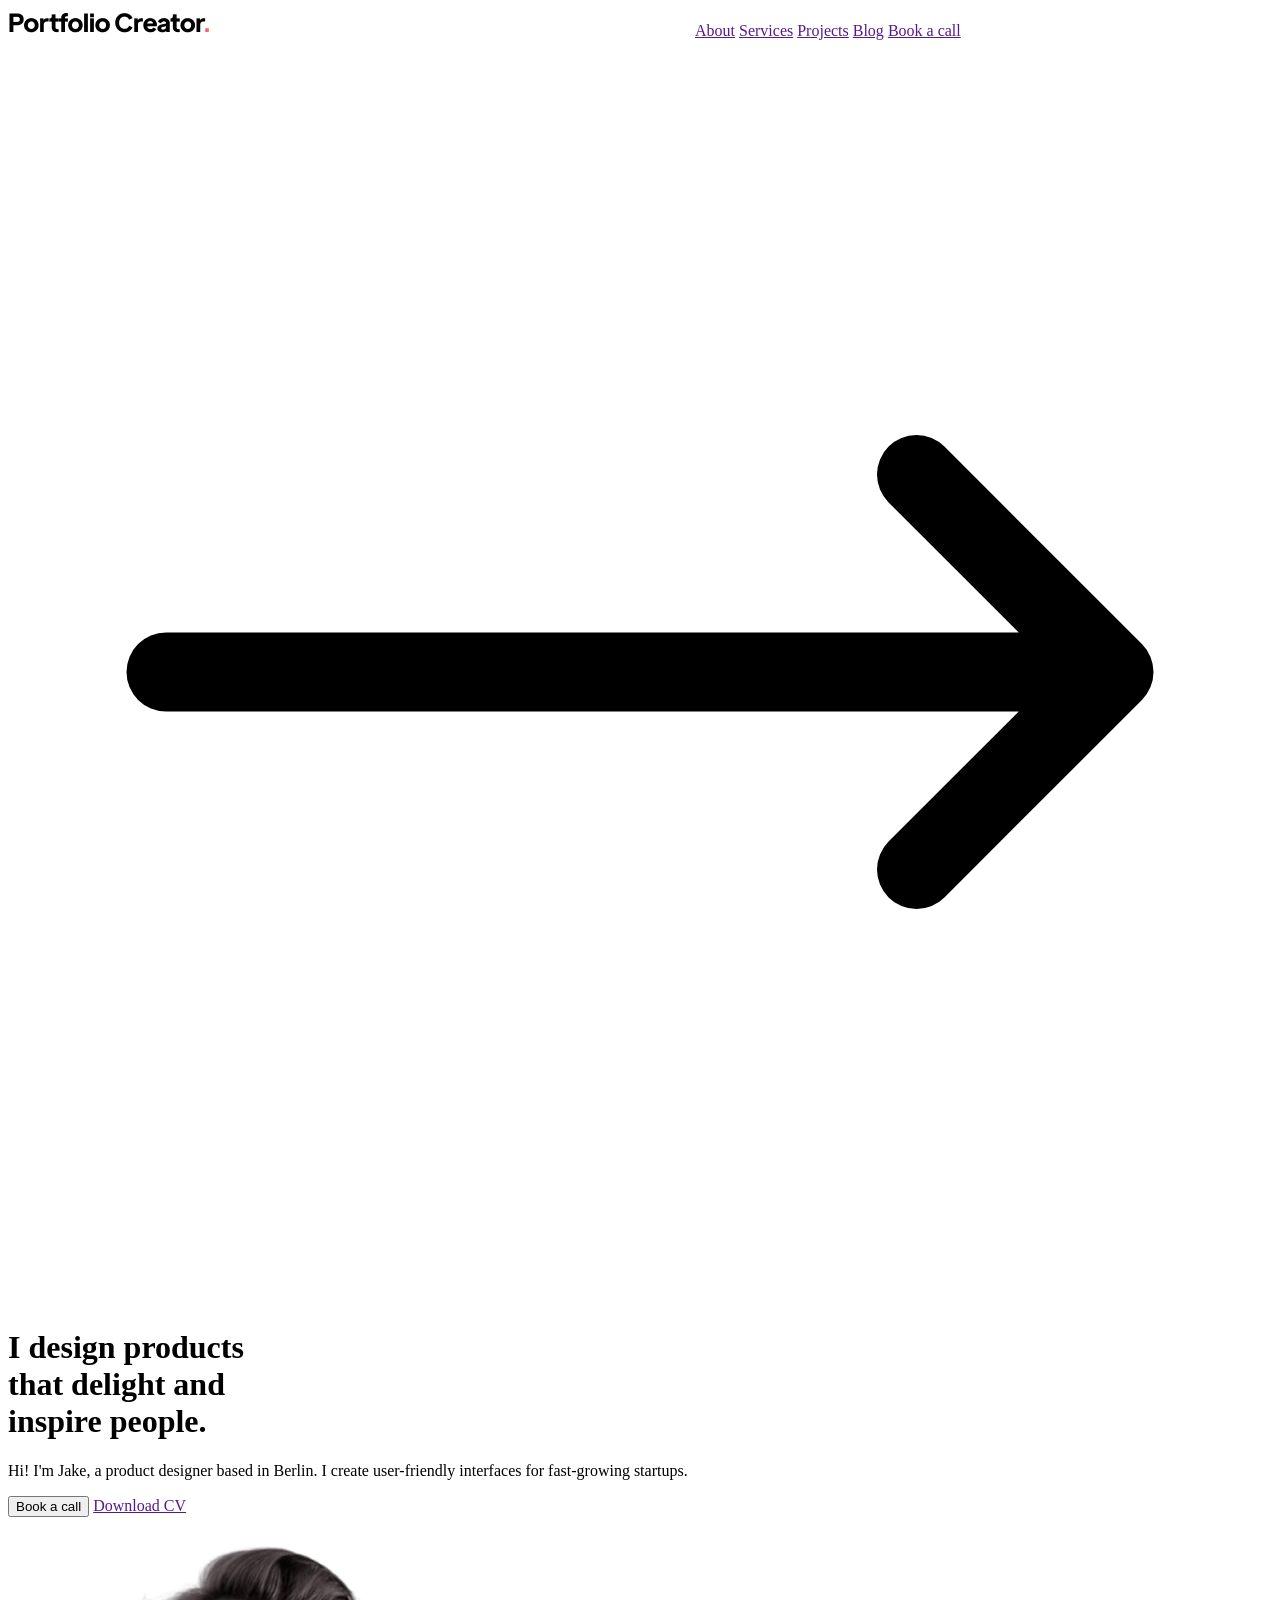
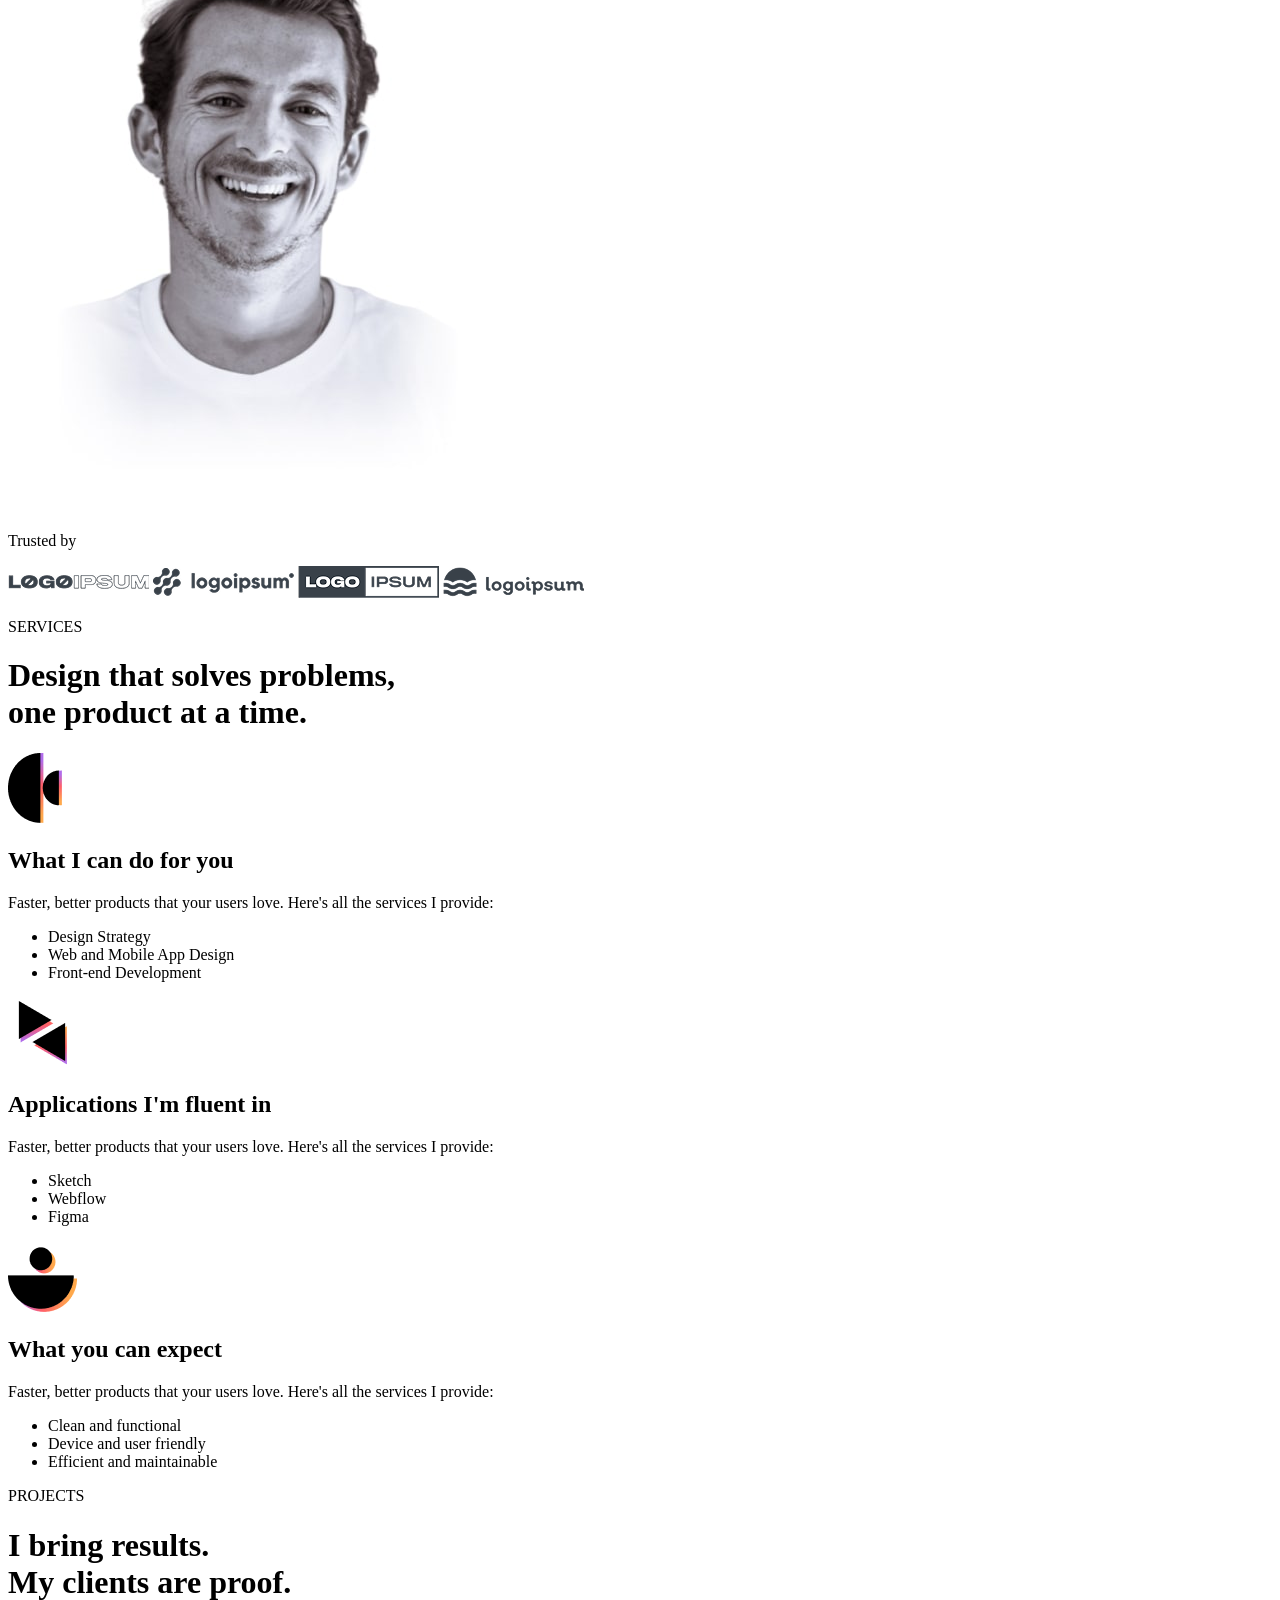
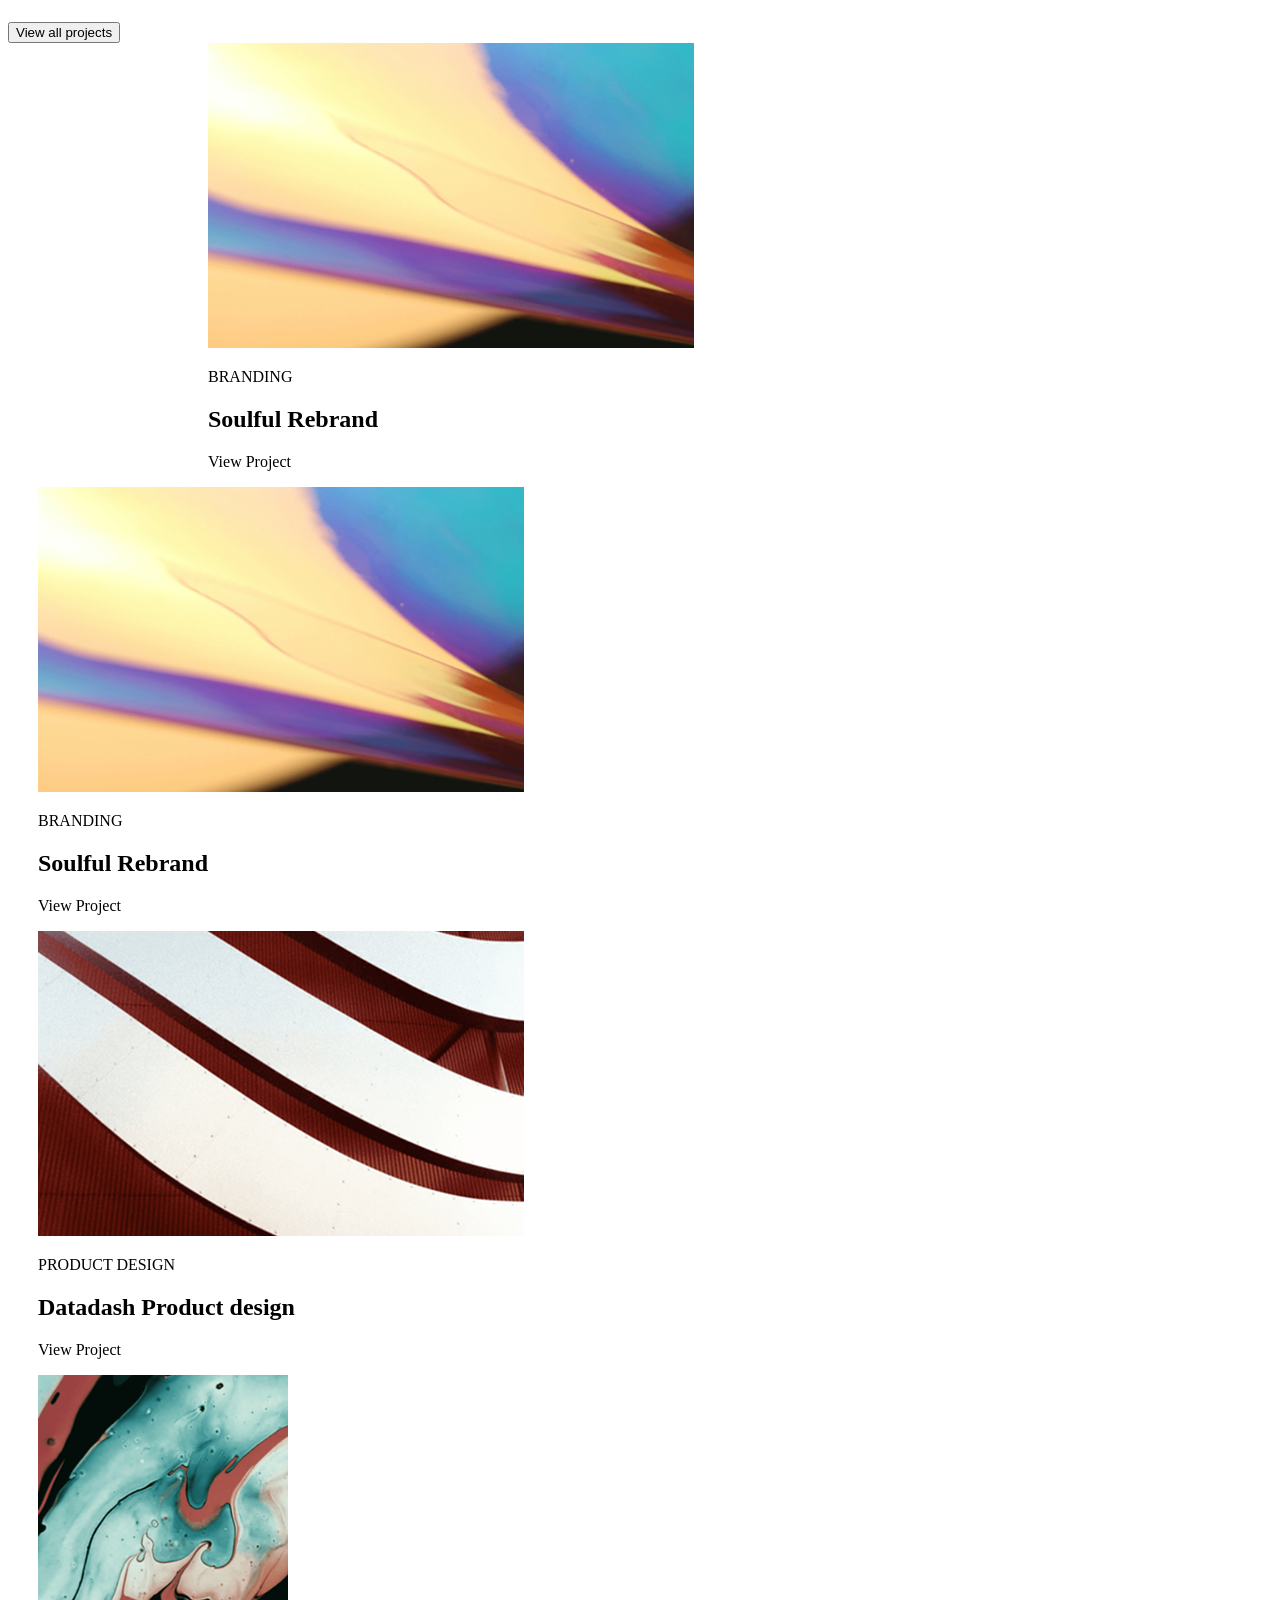
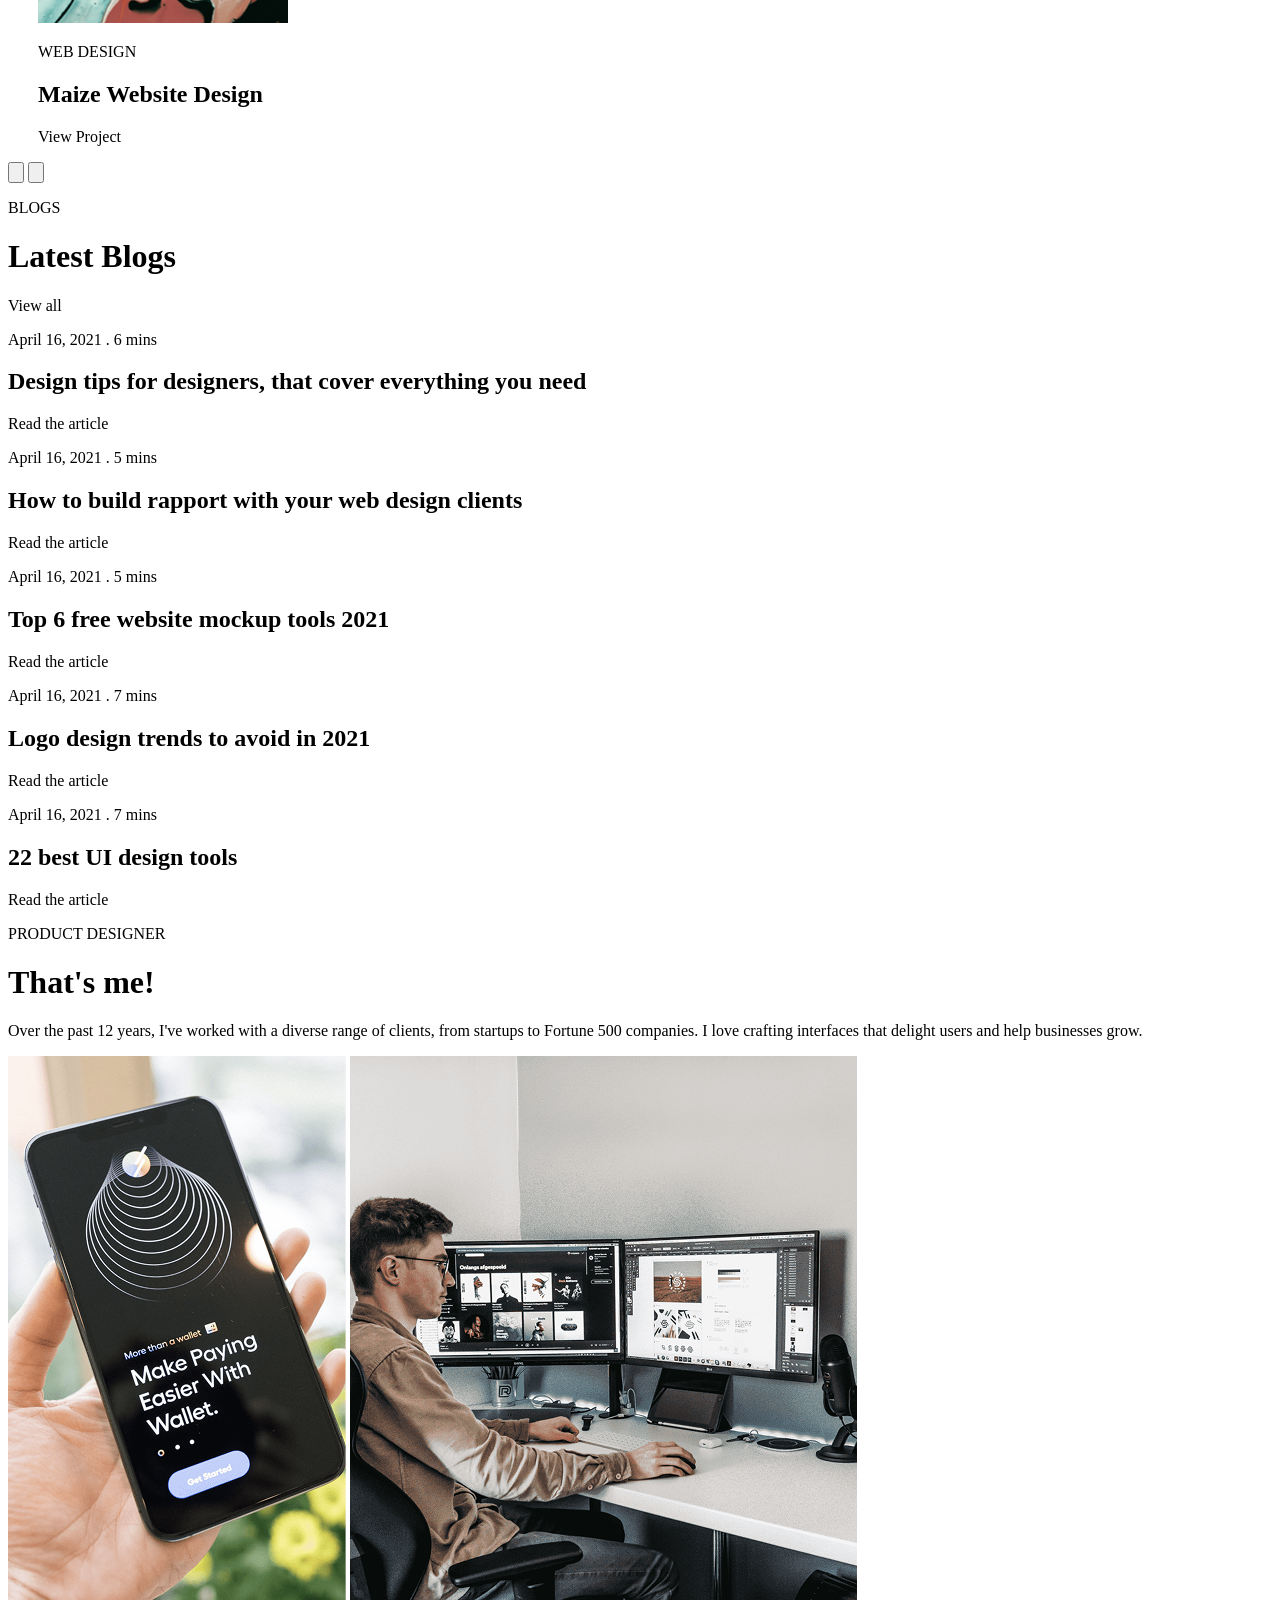
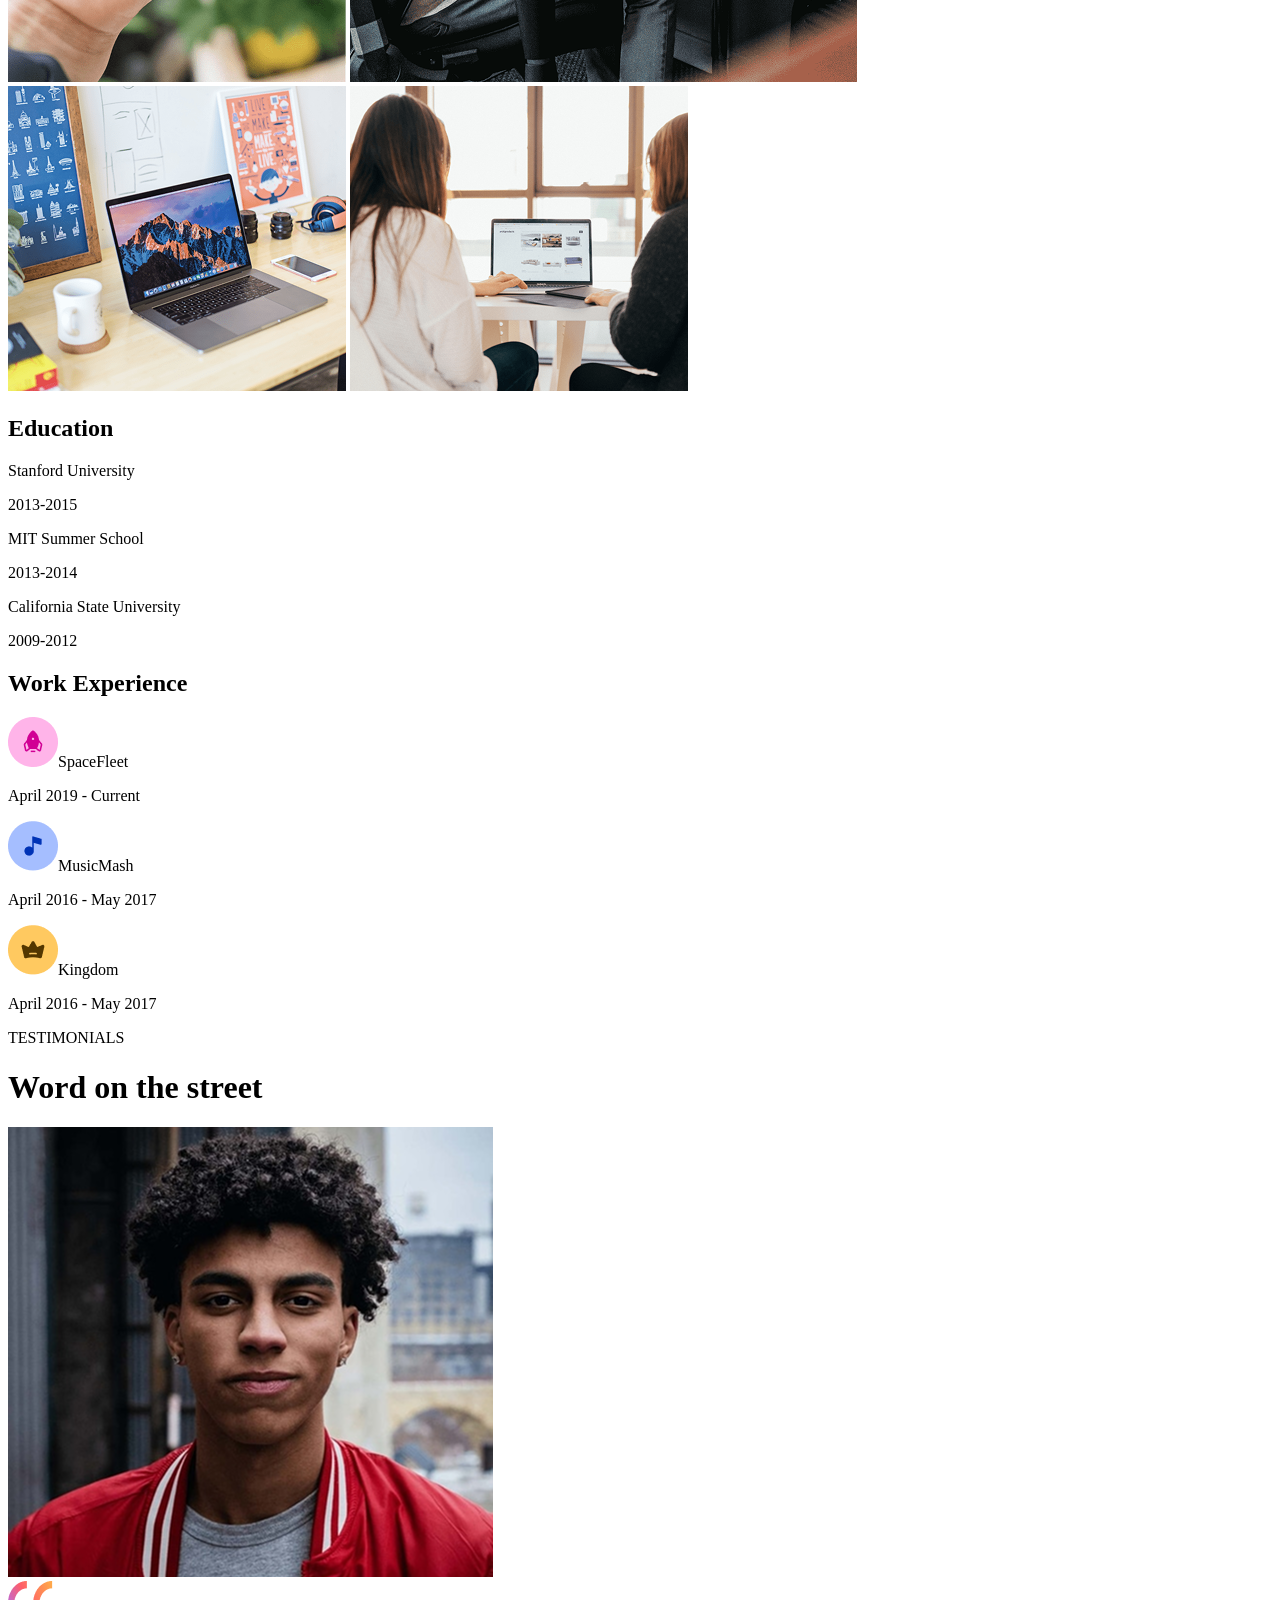
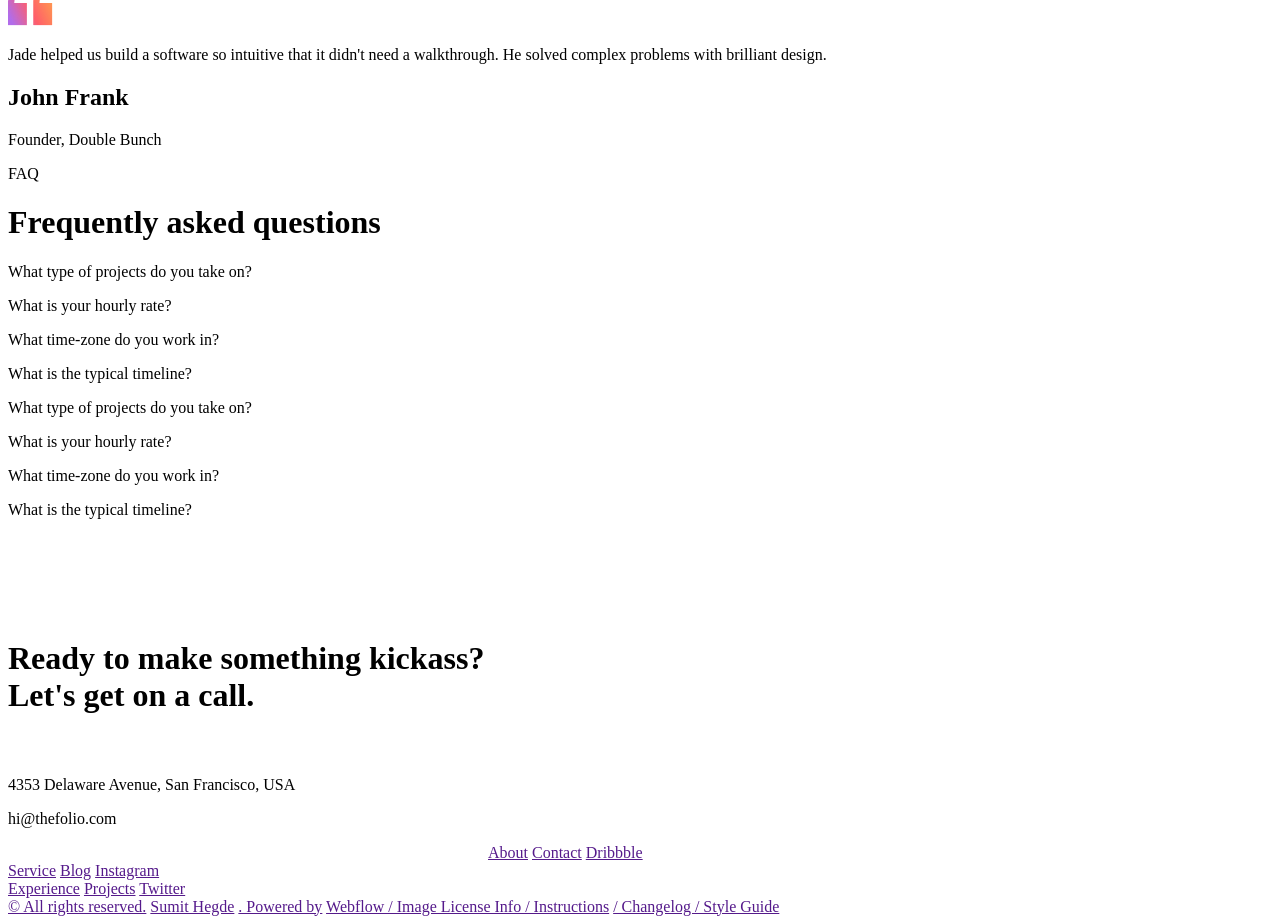
<file: homework16-2/homework16-2.html>
<!doctype html>
<html lang="en">
  <head>
    <meta charset="UTF-8" />
    <meta name="viewport" content="width=device-width, initial-scale=1.0" />
    <title>portfolio creator</title>
    <link rel="stylesheet" href="./homework16-2.html" />
  </head>
  <body>
    <div class="container1">
      <div class="header">
        <img src="./IMAGE (9).png" alt="" />

        <a href="" class="link1" style="padding-left: 480px">About</a>
        <a href="" class="link1">Services</a>
        <a href="" class="link1">Projects</a>
        <a href="" class="link1">Blog</a>
        <a href="" class="link1">Book a call</a>

        <svg
          xmlns="http://www.w3.org/2000/svg"
          fill="none"
          viewBox="0 0 24 24"
          stroke-width="1.5"
          stroke="currentColor"
          class="size-6"
        >
          <path
            stroke-linecap="round"
            stroke-linejoin="round"
            d="M17.25 8.25 21 12m0 0-3.75 3.75M21 12H3"
          />
        </svg>
      </div>

      <div class="div4">
        <div class="div5">
          <h1 class="title1">
            <span class="span1">I design products</span><br />
            that delight and<br />
            inspire people.
          </h1>
          <p class="text2">
            Hi! I'm Jake, a product designer based in Berlin. I create
            user-friendly interfaces for fast-growing startups.
          </p>

          <div class="div6">
            <button class="button1">Book a call</button>
            <a href="" class="link2">Download CV</a>
          </div>
        </div>

        <div class="div7">
          <img src="./IMAGE (10).png" alt="" class="img1" />
        </div>
      </div>

      <div class="div8">
        <p class="text3">Trusted by</p>
        <div class="div9">
          <img src="./IMAGE (11).png" alt="" class="img2" />
          <img src="./IMAGE (12).png" alt="" class="img2" />
          <img src="./IMAGE (13).png" alt="" class="img2" />
          <img src="./IMAGE (14).png" alt="" class="img2" />
        </div>
      </div>
    </div>

    <p class="container2">SERVICES</p>
    <h1 class="title2">
      Design that solves problems,<br />
      one product at a time.
    </h1>

    <div class="div10">
      <div class="div11">
        <img src="./IMAGE (15).png" class="img3" />

        <h2 class="in-title1">What I can do for you</h2>
        <p class="parag1">
          Faster, better products that your users love. Here's all the services
          I provide:
        </p>

        <ul class="list1">
          <li>Design Strategy</li>
          <li>Web and Mobile App Design</li>
          <li>Front-end Development</li>
        </ul>
      </div>

      <div class="div11">
        <img src="./IMAGE (16).png" class="img3" />

        <h2 class="in-title1">Applications I'm fluent in</h2>
        <p class="parag1">
          Faster, better products that your users love. Here's all the services
          I provide:
        </p>

        <ul class="list1">
          <li>Sketch</li>
          <li>Webflow</li>
          <li>Figma</li>
        </ul>
      </div>

      <div class="div11">
        <img src="./IMAGE (17).png" class="img3" />

        <h2 class="in-title1">What you can expect</h2>
        <p class="parag1">
          Faster, better products that your users love. Here's all the services
          I provide:
        </p>

        <ul class="list1">
          <li>Clean and functional</li>
          <li>Device and user friendly</li>
          <li>Efficient and maintainable</li>
        </ul>
      </div>
    </div>

    <p class="container3">PROJECTS</p>

    <div class="div12">
      <h1 class="title3">
        I bring results.<br />
        My clients are proof.
      </h1>

      <button class="button2">View all projects</button>
    </div>

    <div class="div13">
      <div class="div14" style="margin-left: 200px;">
        <img src="./IMAGE (18).png" class="img4" />

        <p class="text6" ">BRANDING</p>

        <h2 class="in-title2">Soulful Rebrand</h2>

        <p class="link3">View Project</p>
      </div>

       <div class="div14" style="margin-left: 30px;">
        <img src="./IMAGE (18).png" class="img4" />

        <p class="text6" ">BRANDING</p>

        <h2 class="in-title2">Soulful Rebrand</h2>

        <p class="link3">View Project</p>
      </div>

      <div class="div14" style="margin-left: 30px;">
        <img src="./IMAGE (19).png" class="img4" />

        <p class="text6">PRODUCT DESIGN</p>

        <h2 class="in-title2">Datadash Product design</h2>

        <p class="link3">View Project</p>
      </div>

      

      <div class="div14" style="margin-left: 30px;">
        <img src="./IMAGE (20).png" class="img4" style="width: 250px" />

        <p class="text6">WEB DESIGN</p>

        <h2 class="in-title2">Maize Website Design</h2>

        <p class="link3">View Project</p>
      </div>
    </div>

    <div class="div15">
      <button class="button3">
        <svg
          xmlns="http://www.w3.org/2000/svg"
          fill="none"
          viewBox="0 0 24 24"
          stroke-width="1.5"
          stroke="currentColor"
          class="size-6"
        >
          <path
            stroke-linecap="round"
            stroke-linejoin="round"
            d="M6.75 15.75 3 12m0 0 3.75-3.75M3 12h18"
          />
        </svg>
      </button>
      <button class="button3">
        <svg
          xmlns="http://www.w3.org/2000/svg"
          fill="none"
          viewBox="0 0 24 24"
          stroke-width="1.5"
          stroke="currentColor"
          class="size-6"
        >
          <path
            stroke-linecap="round"
            stroke-linejoin="round"
            d="M17.25 8.25 21 12m0 0-3.75 3.75M21 12H3"
          />
        </svg>
      </button>
    </div>

    <div class="container4">
      <div class="div17">
        <div class="div18">
          <p class="text7">BLOGS</p>

          <h1 class="title4">Latest Blogs</h1>

          <p class="link4">View all</p>
        </div>

        <div class="div19">
          <div class="div20">
            <p class="text8">April 16, 2021 . 6 mins</p>

            <h2 class="in-title3">
              Design tips for designers, that cover everything you need
            </h2>

            <p class="link5">Read the article</p>
          </div>

          <div class="div20">
            <p class="text8">April 16, 2021 . 5 mins</p>

            <h2 class="in-title3">
              How to build rapport with your web design clients
            </h2>

            <p class="link5">Read the article</p>
          </div>

          <div class="div20">
            <p class="text8">April 16, 2021 . 5 mins</p>

            <h2 class="in-title3">Top 6 free website mockup tools 2021</h2>

            <p class="link5">Read the article</p>
          </div>

          <div class="div20">
            <p class="text8">April 16, 2021 . 7 mins</p>

            <h2 class="in-title3">Logo design trends to avoid in 2021</h2>

            <p class="link5">Read the article</p>
          </div>

          <div class="div20">
            <p class="text8">April 16, 2021 . 7 mins</p>

            <h2 class="in-title3">22 best UI design tools</h2>

            <p class="link5">Read the article</p>
          </div>
        </div>
      </div>
    </div>

    <div class="div21">
      <p class="text9">PRODUCT DESIGNER</p>

      <div class="div22">
        <h1 class="title5">That's me!</h1>

        <p class="parag2">
          Over the past 12 years, I've worked with a diverse range of clients,
          from startups to Fortune 500 companies. I love crafting interfaces
          that delight users and help businesses grow.
        </p>
      </div>

      <div class="div23">
        <img src="./IMAGE (21).png" class="img5" />
        <img src="./IMAGE (22).png" class="img5" />

        <div class="in-div1">
          <img src="./IMAGE (23).png" class="img6" />
          <img src="./IMAGE (24).png" class="img6" />
        </div>
      </div>

      <div class="div24">
        <div class="div25">
          <h2 class="in-title4">Education</h2>

          <p class="parag3">Stanford University</p>
          <p class="parag4-1">2013-2015</p>
          <p class="parag3">MIT Summer School</p>
          <p class="parag4-1">2013-2014</p>
          <p class="parag3">California State University</p>
          <p class="parag4-1">2009-2012</p>
        </div>

        <div class="div25">
          <h2 class="in-title4">Work Experience</h2>
          <p class="parag3">
            <img src="./IMAGE (25).png" alt="" class="img7" />SpaceFleet
          </p>
          <p class="parag4-2">April 2019 - Current</p>
          <p class="parag3">
            <img src="./IMAGE (26).png" alt="" class="img7" />MusicMash
          </p>
          <p class="parag4-2">April 2016 - May 2017</p>
          <p class="parag3">
            <img src="./IMAGE (27).png" alt="" class="img7" />Kingdom
          </p>
          <p class="parag4-2">April 2016 - May 2017</p>
        </div>
      </div>
    </div>

    <div class="container5">
      <p class="text10">TESTIMONIALS</p>

      <h1 class="title6">Word on the street</h1>

      <div class="div27">
        <img src="./Frame (1).png" class="img8" />
        <div class="div28">
          <img src="./Vector.png" alt="" class="img9" />
          <p class="parag5">
            Jade helped us build a software so intuitive that it didn't need a
            walkthrough. He solved complex problems with brilliant design.
          </p>

          <h2 class="in-title5">John Frank</h2>

          <p class="parag6">Founder, Double Bunch</p>
        </div>
      </div>
    </div>

    <div class="container6">
      <p class="text11">FAQ</p>

      <h1 class="title7">Frequently asked questions</h1>

      <div class="container-in1">
        <div class="in-container1">
          <div class="div30">
            <p>What type of projects do you take on?</p>
          </div>

          <div class="div30">
            <p>What is your hourly rate?</p>
          </div>

          <div class="div30">
            <p>What time-zone do you work in?</p>
          </div>

          <div class="div30">
            <p>What is the typical timeline?</p>
          </div>
        </div>

        <div class="in-container2">
          <div class="div30">
            <p>What type of projects do you take on?</p>
          </div>

          <div class="div30">
            <p>What is your hourly rate?</p>
          </div>

          <div class="div30">
            <p>What time-zone do you work in?</p>
          </div>

          <div class="div30">
            <p>What is the typical timeline?</p>
          </div>
        </div>
      </div>
    </div>

    <div class="container7">
      
      <div class="div31">
        <h1 style="padding-top: 100px;">
          Ready to make something kickass? <br />
          <span class="span2">Let's get on a call.</span>
        </h1>
      </div>

      <div class="div32">

        <div class="in-div1">
          <img src="./Vector (1).png" alt="">

          <p class="parag7" style="width: 400px;">4353 Delaware Avenue, San Francisco, USA</p>
          <p class="parag7">hi@thefolio.com</p>
        </div>

        <div class="in-div2" style=" margin-left: 480px;">
          <a href="" class="link6">About</a>
          <a href="" class="link6">Contact</a>
          <a href="" class="link6">Dribbble</a>
        </div>
        <div class="in-div2">
          <a href="" class="link6">Service</a>
          <a href="" class="link6">Blog</a>
          <a href="" class="link6">Instagram</a>
        </div>
        <div class="in-div2">
          <a href="" class="link6">Experience</a>
          <a href="" class="link6">Projects</a>
          <a href="" class="link6">Twitter</a>
        </div>
      </div>

      <div class="footer">
        <a href="" class="link7">© All rights reserved.</a>
        <a href="" class="link7">Sumit Hegde</a>
        <a href="" class="link7">. Powered by</a>
        <a href="" class="link7">Webflow / Image License Info / Instructions</a>
        <a href="" class="link7">/ Changelog / Style Guide</a>
      </div>
    </div>
  </body>
</html>
</file>
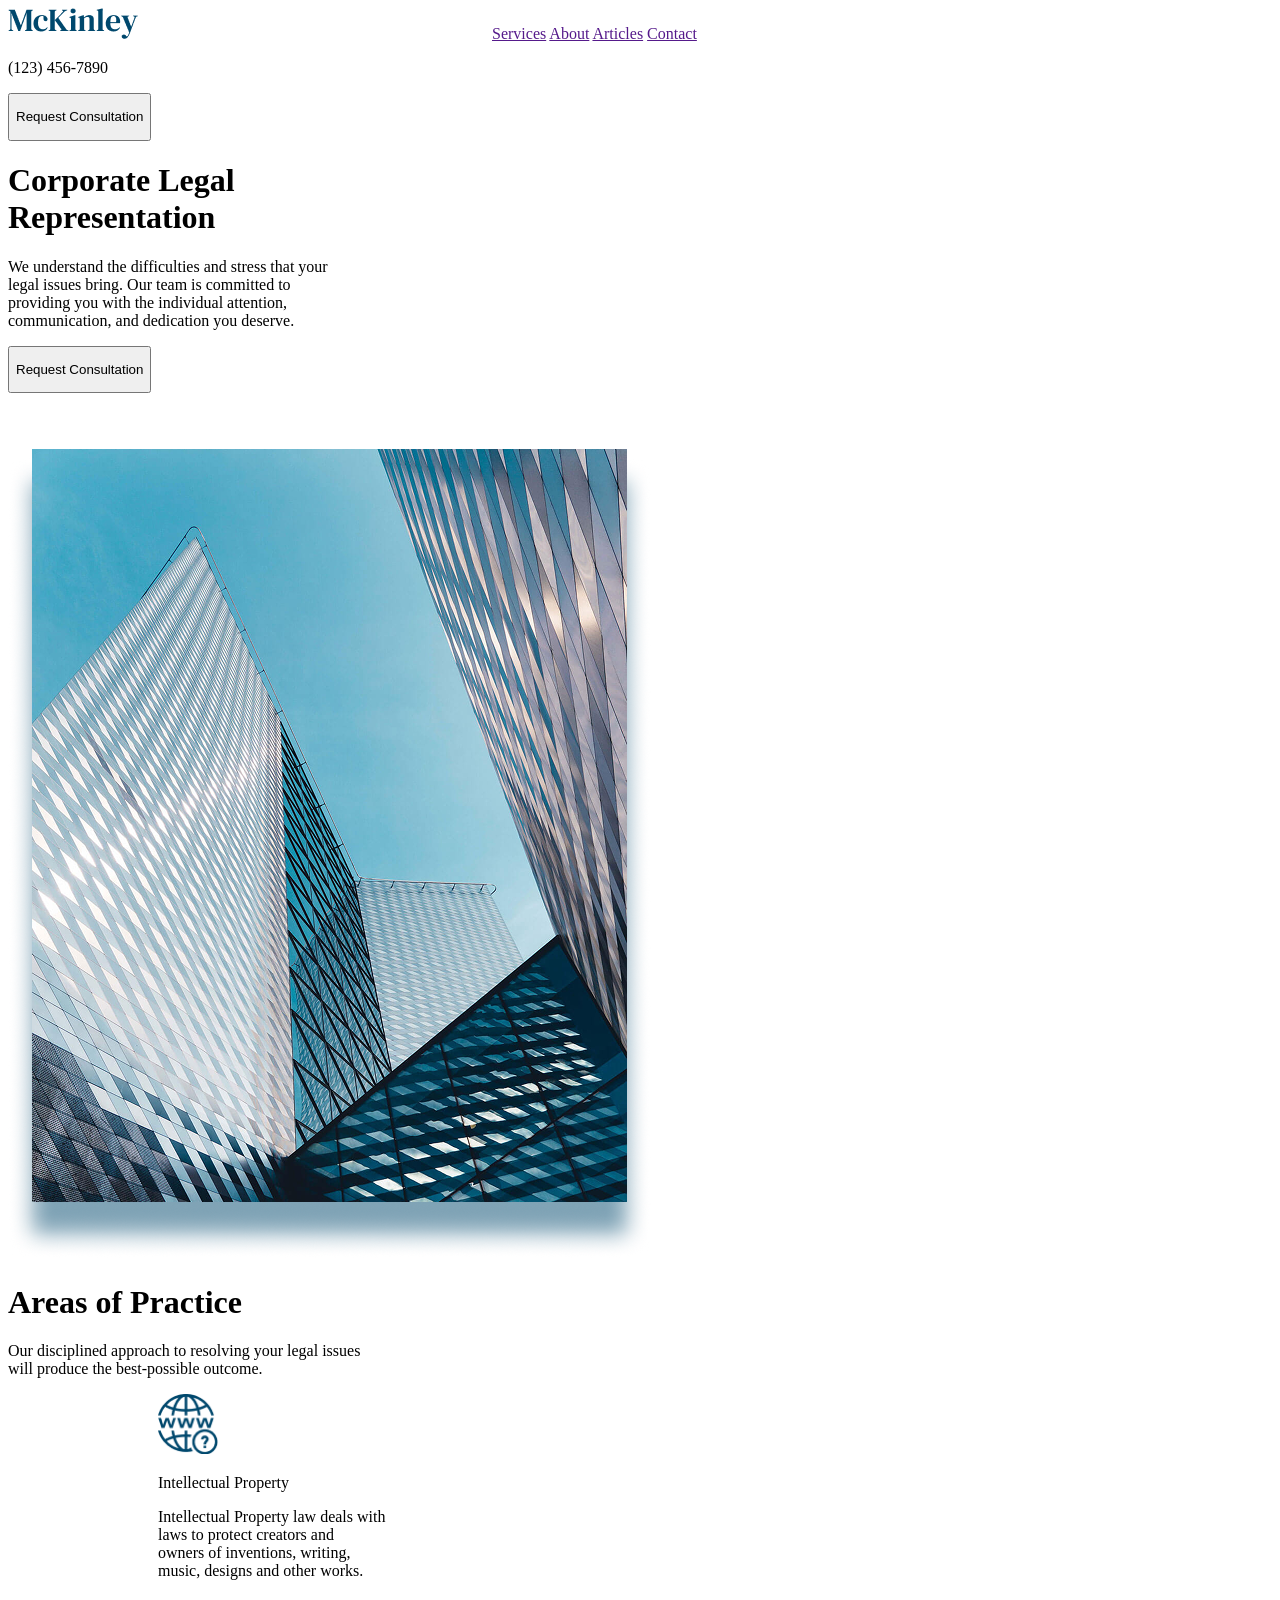
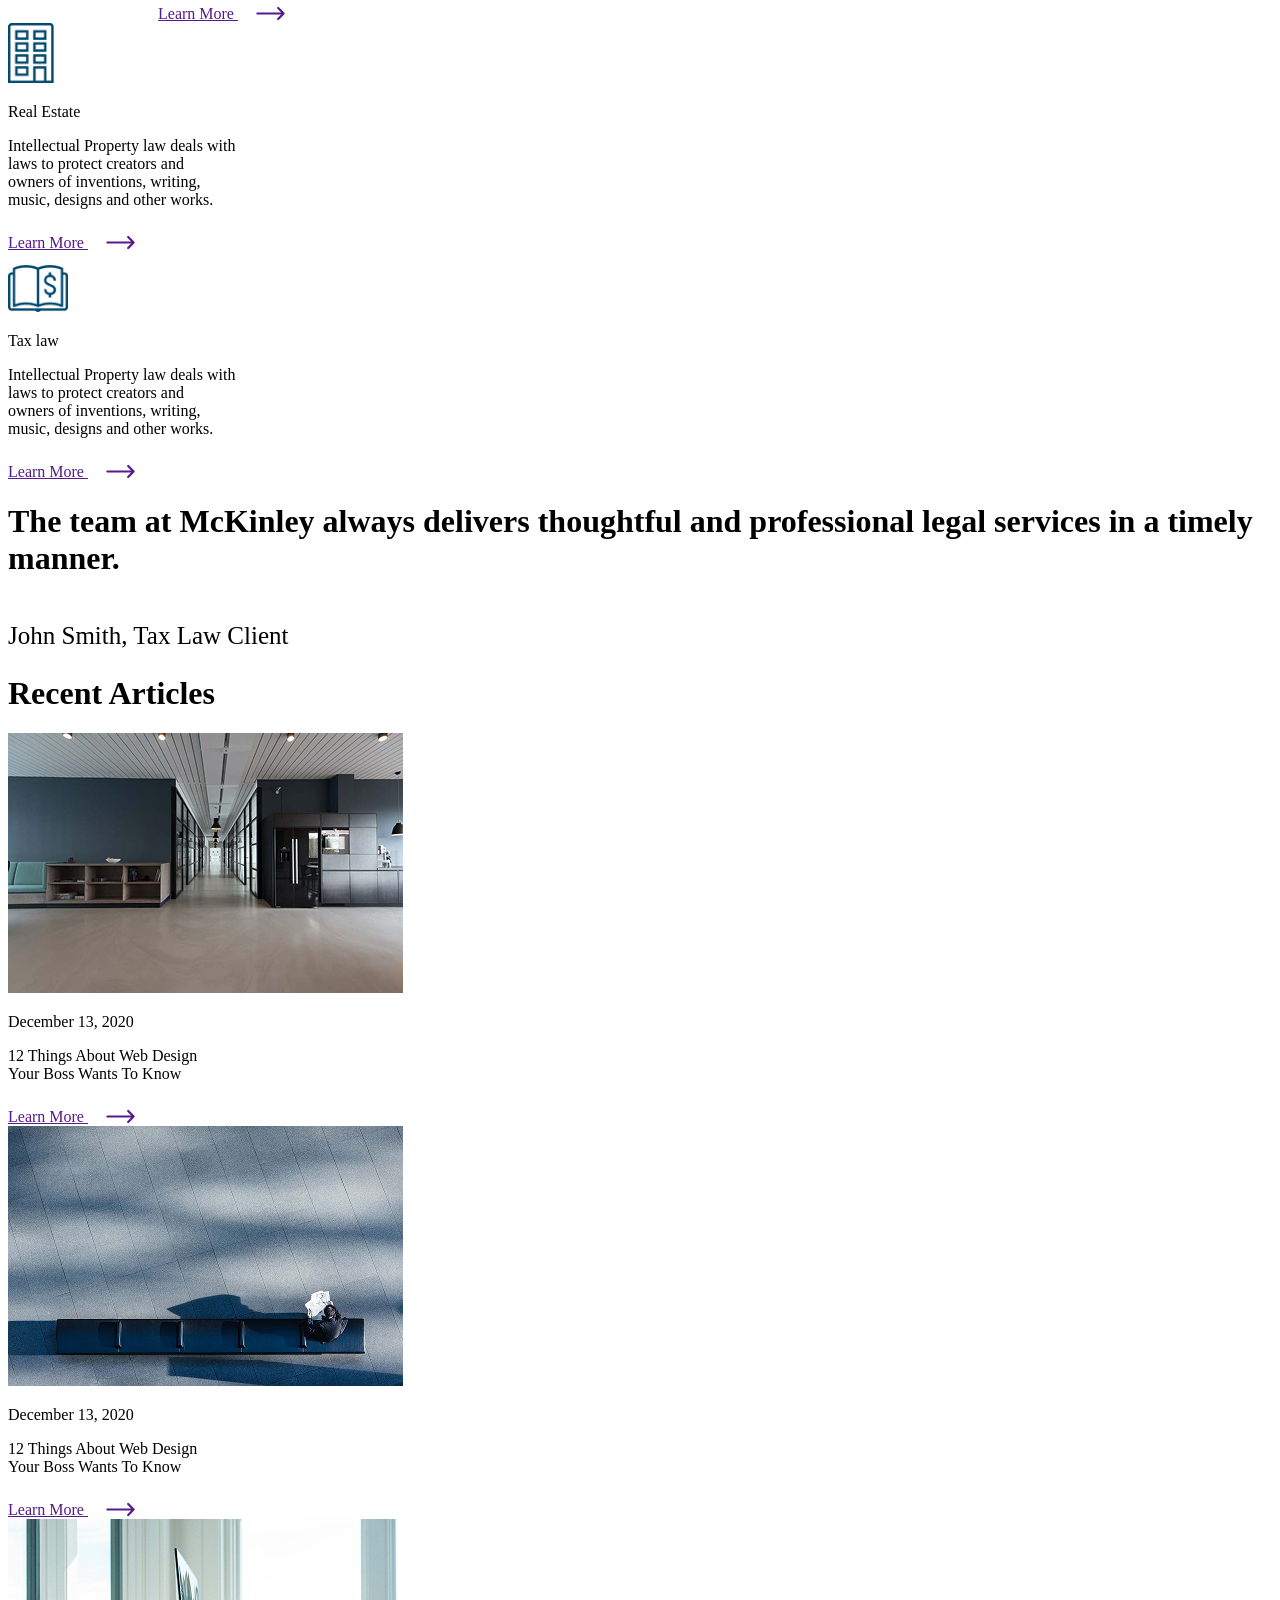
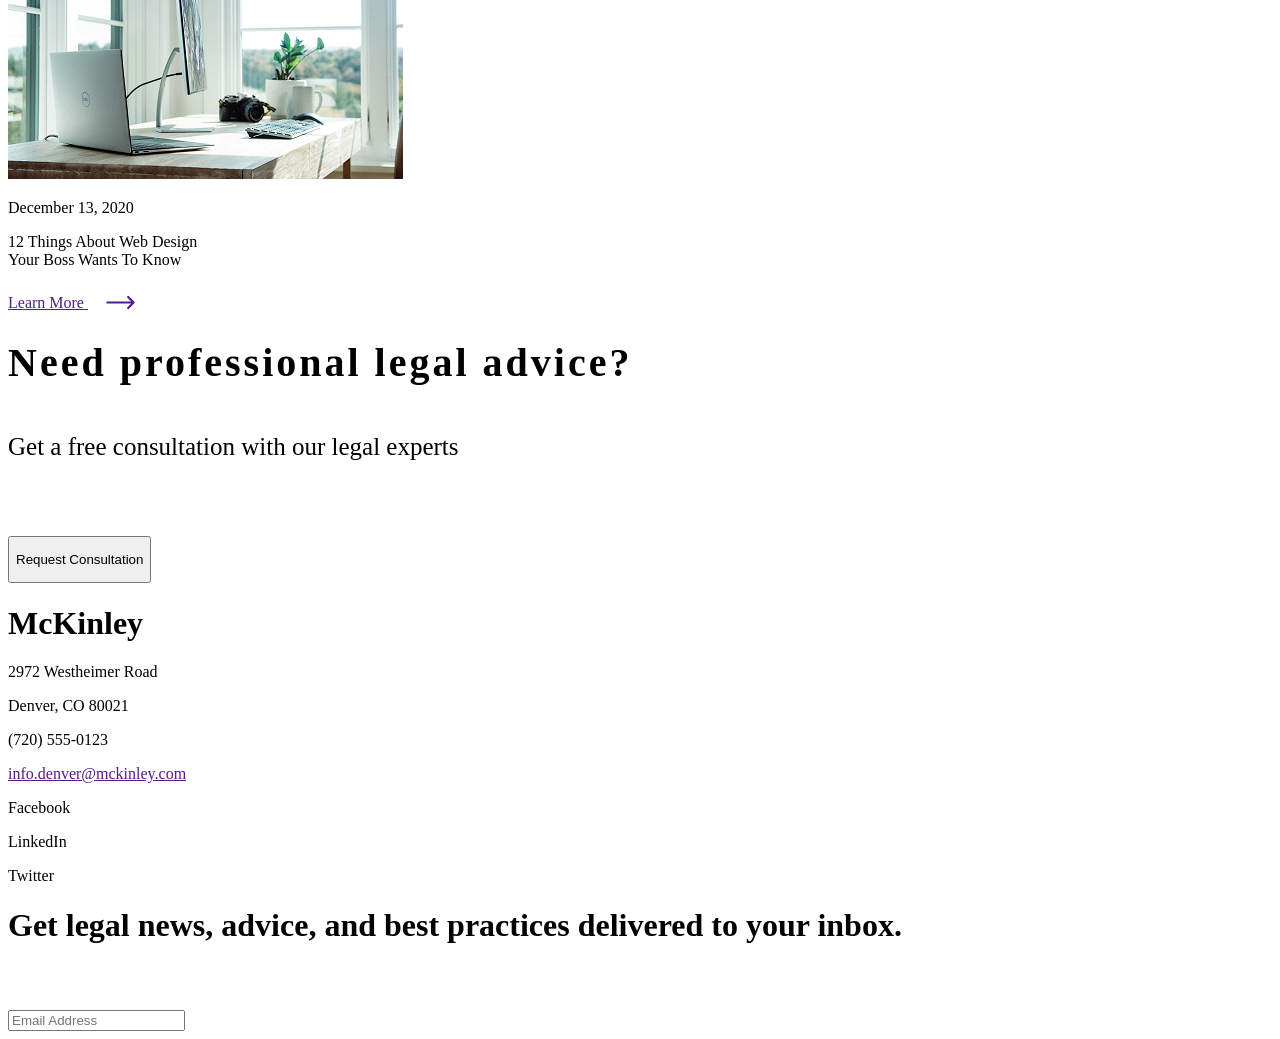
<file: homework16-3/homework16-3.html>
<!doctype html>
<html lang="en">
  <head>
    <meta charset="UTF-8" />
    <meta name="viewport" content="width=device-width, initial-scale=1.0" />
    <title>McKinley</title>
    <link rel="stylesheet" href="./homework16-3.html" />
  </head>
  <body>
    <div class="container1">
      <div class="header">
        <img src="./IMAGE (28).png" alt="" />

        <a href="" class="link1" style="padding-left: 350px">Services</a>
        <a href="" class="link1">About</a>
        <a href="" class="link1">Articles</a>
        <a href="" class="link1" style="padding-right: 250px">Contact</a>

        <p style="width: 150px">(123) 456-7890</p>

        <button class="button1">
          <p>Request Consultation</p>
        </button>
      </div>

      <div class="in-container1">
        <div class="div1">
          <h1 class="title1">Corporate Legal <br />Representation</h1>
          <p class="subtitle1">
            We understand the difficulties and stress that your <br />legal
            issues bring. Our team is committed to <br />providing you with the
            individual attention, <br />communication, and dedication you
            deserve.
          </p>

          <button class="button2">
            <p>Request Consultation</p>
          </button>
        </div>

        <div class="div2">
          <img src="./Frame (2).png" alt="" />
        </div>
      </div>
    </div>

    <div class="container2">
      <h1 class="title2">Areas of Practice</h1>
      <p class="subtitle2">
        Our disciplined approach to resolving your legal issues <br />will
        produce the best-possible outcome.
      </p>

      <div class="in-container2">
        <div class="div3" style="margin-left: 150px">
          <img src="./Group.png" alt="" style="max-width: 60px" />

          <p>Intellectual Property</p>
          <p>
            Intellectual Property law deals with <br />laws to protect creators
            and <br />owners of inventions, writing, <br />music, designs and
            other works.
          </p>

          <a href="" class="link2"
            >Learn More
            <svg
              xmlns="http://www.w3.org/2000/svg"
              fill="none"
              viewBox="0 0 24 24"
              stroke-width="1.5"
              stroke="currentColor"
              class="size-6"
              style="max-width: 35px; margin-bottom: -12px; margin-left: 15px"
            >
              <path
                stroke-linecap="round"
                stroke-linejoin="round"
                d="M17.25 8.25 21 12m0 0-3.75 3.75M21 12H3"
              />
            </svg>
          </a>
        </div>

        <div class="div3">
          <img src="./IMAGE (29).png" alt="" style="max-width: 60px" />

          <p>Real Estate</p>
          <p>
            Intellectual Property law deals with <br />laws to protect creators
            and <br />owners of inventions, writing, <br />music, designs and
            other works.
          </p>

          <a href="" class="link2"
            >Learn More
            <svg
              xmlns="http://www.w3.org/2000/svg"
              fill="none"
              viewBox="0 0 24 24"
              stroke-width="1.5"
              stroke="currentColor"
              class="size-6"
              style="max-width: 35px; margin-bottom: -12px; margin-left: 15px"
            >
              <path
                stroke-linecap="round"
                stroke-linejoin="round"
                d="M17.25 8.25 21 12m0 0-3.75 3.75M21 12H3"
              />
            </svg>
          </a>
        </div>

        <div class="div3">
          <img src="./IMAGE (30).png" alt="" style="max-width: 60px" />

          <p>Tax law</p>
          <p>
            Intellectual Property law deals with <br />laws to protect creators
            and <br />owners of inventions, writing, <br />music, designs and
            other works.
          </p>

          <a href="" class="link2"
            >Learn More
            <svg
              xmlns="http://www.w3.org/2000/svg"
              fill="none"
              viewBox="0 0 24 24"
              stroke-width="1.5"
              stroke="currentColor"
              class="size-6"
              style="max-width: 35px; margin-bottom: -12px; margin-left: 15px"
            >
              <path
                stroke-linecap="round"
                stroke-linejoin="round"
                d="M17.25 8.25 21 12m0 0-3.75 3.75M21 12H3"
              />
            </svg>
          </a>
        </div>
      </div>
    </div>

    <div class="container3">
      <h1 style="padding-bottom: 20px">
        The team at McKinley always delivers thoughtful and professional legal
        services in a timely manner.
      </h1>
      <p style="font-size: 25px">John Smith, Tax Law Client</p>
    </div>

    <div class="container4">
      <h1 class="title3">Recent Articles</h1>

      <div class="in-container3">
        <div class="div4">
          <img src="./IMAGE (31).png" alt="" />

          <p>December 13, 2020</p>
          <p>12 Things About Web Design <br />Your Boss Wants To Know</p>

          <a href="" class="link2"
            >Learn More
            <svg
              xmlns="http://www.w3.org/2000/svg"
              fill="none"
              viewBox="0 0 24 24"
              stroke-width="1.5"
              stroke="currentColor"
              class="size-6"
              style="max-width: 35px; margin-bottom: -12px; margin-left: 15px"
            >
              <path
                stroke-linecap="round"
                stroke-linejoin="round"
                d="M17.25 8.25 21 12m0 0-3.75 3.75M21 12H3"
              />
            </svg>
          </a>
        </div>

        <div class="div4">
          <img src="./IMAGE (32).png" alt="" />

          <p>December 13, 2020</p>
          <p>12 Things About Web Design <br />Your Boss Wants To Know</p>

          <a href="" class="link2"
            >Learn More
            <svg
              xmlns="http://www.w3.org/2000/svg"
              fill="none"
              viewBox="0 0 24 24"
              stroke-width="1.5"
              stroke="currentColor"
              class="size-6"
              style="max-width: 35px; margin-bottom: -12px; margin-left: 15px"
            >
              <path
                stroke-linecap="round"
                stroke-linejoin="round"
                d="M17.25 8.25 21 12m0 0-3.75 3.75M21 12H3"
              />
            </svg>
          </a>
        </div>

        <div class="div4">
          <img src="./IMAGE (33).png" alt="" />

          <p>December 13, 2020</p>
          <p>12 Things About Web Design <br />Your Boss Wants To Know</p>

          <a href="" class="link2"
            >Learn More
            <svg
              xmlns="http://www.w3.org/2000/svg"
              fill="none"
              viewBox="0 0 24 24"
              stroke-width="1.5"
              stroke="currentColor"
              class="size-6"
              style="max-width: 35px; margin-bottom: -12px; margin-left: 15px"
            >
              <path
                stroke-linecap="round"
                stroke-linejoin="round"
                d="M17.25 8.25 21 12m0 0-3.75 3.75M21 12H3"
              />
            </svg>
          </a>
        </div>
      </div>
    </div>

    <div class="container5">
      <div class="container3">
        <h1 style="padding-bottom: 20px; font-size: 40px; letter-spacing: 3px">
          Need professional legal advice?
        </h1>
        <p style="font-size: 25px">
          Get a free consultation with our legal experts
        </p>

        <button class="button2" style="margin-top: 50px">
          <p>Request Consultation</p>
        </button>
      </div>
    </div>

    <div class="container6">
      <div class="div6">
        <h1 class="title1">McKinley</h1>

        <p class="text1">2972 Westheimer Road</p>
        <p class="text1">Denver, CO 80021</p>
        <p class="text1">(720) 555-0123</p>

        <a href="" class="link1">info.denver@mckinley.com</a>

        <div class="div7">
          <p class="text2">Facebook</p>
          <p class="text2">LinkedIn</p>
          <p class="text2">Twitter</p>
        </div>
      </div>

      <div class="div8">
        <h1 class="title5">
          Get legal news, advice, and best practices delivered to your inbox.
        </h1>

        <div class="div10">
          <input type="text" placeholder="Email Address" class="input1" />
          <svg
            xmlns="http://www.w3.org/2000/svg"
            fill="none"
            viewBox="0 0 24 24"
            stroke-width="1.5"
            stroke="currentColor"
            class="size-6"
            style="color: white;
            max-width: 60px;
            "
          >
            <path
              stroke-linecap="round"
              stroke-linejoin="round"
              d="M17.25 8.25 21 12m0 0-3.75 3.75M21 12H3"
            />
          </svg>
        </div>
      </div>
    </div>
  </body>
</html>
</file>
<file: homework16-1/style.css>
* {
  margin: 0;
  font-family:
    "Lucida Sans", "Lucida Sans Regular", "Lucida Grande",
    "Lucida Sans Unicode", Geneva, Verdana, sans-serif;
}
.container1 {
  width: 100%;
  height: 110vh;
}
.header {
  width: 95%;
  height: 40px;
  padding: 12px 0px;
  margin: auto;
  display: flex;
  align-items: center;
  gap: 20px;
}
.img1 {
  margin-left: 20px;
}
.text1 {
  padding-left: 239px;
  color: rgba(95, 184, 72, 1);
  font-size: 20px;
  text-decoration: none;
}
.text2 {
  padding-left: 5px;
  color: rgba(44, 56, 71, 1);
  font-size: 20px;
  text-decoration: none;
}
.size-6 {
  max-width: 25px;
}
.button1 {
  width: 130px;
  height: 40px;
  border-radius: 22px;
  background-color: rgba(73, 73, 73, 1);
  color: white;
  border: none;
}
.in-container1 {
  width: 100%;
  display: flex;
}
.div1 {
  width: 500px;
  height: 500px;
  margin-left: 180px;
  margin-top: 150px;
  padding-left: 30px;
}
.title1 {
  font-size: 60px;
  font-weight: 600;
  letter-spacing: 0.5px;
}
.span1 {
  color: rgba(95, 184, 72, 1);
}
.subtitle1 {
  max-width: 480px;
  font-size: 19px;
}
.button2 {
  width: 160px;
  height: 54px;
  border-radius: 28px;
  background-color: rgba(100, 187, 71, 1);
  color: white;
  border: none;
  margin-top: 45px;
  font-size: 18px;
}
.div2 {
  width: 700px;
  height: 770px;
  background-image: url("./bg\ elements.png");
  background-position: center;
  background-repeat: no-repeat;
  background-size: cover;
  margin-left: -90px;
}
.img2 {
  margin-right: -59px;
}
.container2 {
  width: 70%;
  height: 63vh;
  margin: auto;
  text-align: center;
  margin-top: 50px;
  margin-bottom: 30px;
}
.in-cont {
  width: 80%;
  height: 250px;
  margin: auto;
  display: flex;
  gap: 40px;
}
.div3 {
  width: 33%;
  height: 100%;
  flex-direction: column;
  text-align: center;
}
.img3 {
  margin-top: 25px;
  margin-bottom: 10px;
  margin-left: 10px;
}
.subtitle3 {
  max-width: 250px;
  font-size: 15px;
  padding-left: 17px;
  padding-top: 8px;
}
.in-cont2 {
  width: 58%;
  height: 110px;
  margin: auto;
  margin-top: 13px;
  display: flex;
}
.div4 {
  width: 33%;
  height: 100%;
  text-align: center;
}
.title3 {
  padding-top: 10px;
  font-weight: 900;
  font-size: 37px;
}
.container3 {
  width: 85%;
  height: 100vh;
  margin: auto;
  display: flex;
  margin-top: 90px;
}
.title4 {
  padding-top: 80px;
  font-size: 40px;
  padding-left: 70px;
  padding-bottom: 30px;
}
.subtitle4 {
  padding-left: 70px;
  font-size: 18px;
}
.in-container3 {
  width: 45%;
}
.in-container4 {
  width: 27%;
}
.in-container5 {
  padding-top: 50px;
  width: 27%;
}
.container4 {
  width: 85%;
  height: 50vh;
  margin: auto;
  display: flex;
  margin-top: 50px;
}
.in-container6 {
  margin-left: 30px;
}
.in-container7 {
  margin-left: 50px;
}
.container5 {
  width: 88%;
  margin: auto;
  display: flex;
  margin-top: 180px;
  margin-right: 50px;
}
.in-container8 {
  width: 50%;
}
.in-container9 {
  width: 55%;
}
.in-container8 img {
  margin-left: 69px;
}
.in-cont3 {
  width: 100%;
  display: flex;
  gap: 15px;
  margin-bottom: 10px;
}
.container6 {
  width: 85%;
  height: 560px;
  margin: auto;
  text-align: center;
  margin-bottom: 50px;
}
.subtitle5 {
  max-width: 250px;
  font-size: 15px;
  padding-left: 28px;
  padding-top: 8px;
}
.div5 {
  width: 33%;
  height: 430px;
  flex-direction: column;
  text-align: center;
  border: 0.2px solid rgba(128, 128, 128, 0.525);
  border-radius: 13px;
}
.button3 {
  width: 160px;
  height: 54px;
  border-radius: 28px;
  background-color: rgba(100, 187, 71, 1);
  color: white;
  border: none;
  margin-top: 45px;
  font-size: 18px;
}
.div6 {
  width: 100%;
  padding-top: 60px;
  padding-bottom: 60px;
  background-color: #fafafa;
}

.title6 {
  text-align: center;
  font-size: 40px;
  padding-bottom: 40px;
}

.div7 {
  width: 75%;
  margin: auto;
  display: flex;
  gap: 20px;
}

.div8 {
  width: 50%;
  background-color: white;
  padding: 25px;
}

.div9 {
  display: flex;
  gap: 20px;
  align-items: center;
  padding-bottom: 20px;
}

.img6 {
  width: 60px;
}

.in-title6 {
  font-size: 22px;
}

.parag8 {
  color: grey;
}

.parag9 {
  line-height: 32px;
  color: #444;
}
.img7{
  margin-top: 38px;
  margin-left: 710px;
}
.div11 {
  text-align: center;
  padding-top: 70px;
  padding-bottom: 70px;
}

.title7 {
  font-size: 35px;
  padding-bottom: 15px;
}

.parag10 {
  color: grey;
  padding-bottom: 30px;
}

.div12 {
  display: flex;
  justify-content: center;
  gap: 10px;
}

.input2 {
  width: 300px;
  height: 45px;
  padding-left: 20px;
  border: 1px solid grey;
  border-radius: 25px;
  margin-right: 17px;
}

.button5 {
  width: 150px;
  height: 45px;
  border: none;
  background-color: rgba(100, 187, 71, 1);
  color: white;
  border-radius: 23px;
}

.div13 {
  padding-top: 70px;
  background-color: white;
}

.div14 {
  width: 80%;
  margin: auto;
  display: flex;
  justify-content: space-between;
  padding-bottom: 60px;
}

.div15 {
  width: 220px;
}

.div16 {
  width: 120px;
}

.in-title7 {
  padding-bottom: 15px;
}

.parag11 {
  line-height: 28px;
  color: grey;
}

.parag12 {
  line-height: 30px;
  color: grey;
}

.footer {
  height: 50px;
  background-color: rgb(86, 164, 60);
  text-align: center;
  padding-top: 20px;
}

.text6 {
  color: white;
}
</file>
<file: homework16-2/style.css>
* {
  margin: 0;
  padding: 0;
  font-family: Arial, Helvetica, sans-serif;
}
.container1 {
  width: 100%;
  background-color: white;
}
.header {
  width: 85%;
  margin: auto;
  display: flex;
  gap: 35px;
  align-items: center;
  padding-top: 25px;
}
.size-6 {
  max-width: 18px;
}
.link1 {
  text-decoration: none;
  color: black;
  font-size: 18px;
}
.div4 {
  width: 85%;
  margin: auto;
  display: flex;
  justify-content: space-between;
  align-items: center;
  padding-top: 70px;
}
.div5 {
  width: 48%;
}
.title1 {
  font-size: 72px;
  line-height: 80px;
  color: black;
}
.span1 {
  color: #ff8a4c;
}
.text2 {
  font-size: 20px;
  line-height: 32px;
  color: grey;
  padding-top: 30px;
  max-width: 520px;
}
.div6 {
  display: flex;
  gap: 30px;
  padding-top: 35px;
  align-items: center;
}
.button1 {
  width: 140px;
  height: 52px;
  background-color: black;
  color: white;
  border: none;
  font-size: 15px;
  cursor: pointer;
}
.link2 {
  text-decoration: none;
  color: black;
  font-size: 15px;
}
.div7 {
  width: 42%;
  text-align: right;
}
.img1 {
  width: 430px;
}
.div8 {
  width: 85%;
  margin: auto;
  text-align: center;
  padding-top: 90px;
  padding-bottom: 70px;
}
.text3 {
  font-size: 12px;
  color: grey;
  padding-bottom: 30px;
}
.div9 {
  display: flex;
  justify-content: center;
  gap: 55px;
}
.img2 {
  height: 22px;
}
.container2 {
  text-align: center;
  color: #ff7a59;
  font-size: 14px;
  letter-spacing: 2px;
  padding-top: 40px;
}
.title2 {
  text-align: center;
  font-size: 52px;
  line-height: 58px;
  padding-top: 20px;
  padding-bottom: 60px;
}
.div10 {
  width: 85%;
  margin: auto;
  display: flex;
  justify-content: space-between;
  padding-bottom: 90px;
}
.div11 {
  width: 30%;
}
.img3 {
  width: 45px;
  padding-bottom: 25px;
}
.in-title1 {
  font-size: 24px;
  padding-bottom: 20px;
}
.parag1 {
  font-size: 16px;
  line-height: 28px;
  color: grey;
  padding-bottom: 15px;
}
.list1 {
  margin-left: 20px;
}
.list1 li {
  font-size: 15px;
  line-height: 30px;
  font-weight: bold;
}
.container3 {
  width: 85%;
  margin: auto;
  color: #7c5cff;
  font-size: 14px;
  letter-spacing: 2px;
  padding-bottom: 20px;
}

.div12 {
  width: 85%;
  margin: auto;
  display: flex;
  justify-content: space-between;
  align-items: center;
  padding-bottom: 40px;
}

.title3 {
  font-size: 56px;
  line-height: 60px;
}

.button2 {
  width: 170px;
  height: 52px;
  background: black;
  color: white;
  border: none;
  cursor: pointer;
}

.div13 {
  width: 100%;
  margin: auto;
  display: flex;
  justify-content: space-between;
  padding-bottom: 20px;
}

.div14 {
  width: 31%;
  background: white;
}

.img4 {
  width: 100%;
  display: block;
}

.text6 {
  color: #7c5cff;
  font-size: 12px;
  letter-spacing: 2px;
  padding: 15px 0 10px 10px;
}

.in-title2 {
  font-size: 28px;
  padding-left: 10px;
  padding-bottom: 10px;
}

.link3 {
  text-decoration: none;
  color: black;
  padding-left: 10px;
  padding-bottom: 20px;
  display: inline-block;
}

.div15 {
  width: 85%;
  margin: auto;
  text-align: right;
  padding-bottom: 80px;
}

.button3 {
  width: 40px;
  height: 40px;
  border: 1px solid #ccc;
  background: white;
  margin-left: 5px;
  cursor: pointer;
}
.container4 {
  width: 100%;
  background: black;
  padding-top: 100px;
  padding-bottom: 90px;
  margin-top: -200px;
}

.div17 {
  width: 85%;
  margin: auto;
  display: flex;
  justify-content: space-between;
}

.div18 {
  width: 28%;
}

.text7 {
  color: #ff8a4c;
  font-size: 13px;
  letter-spacing: 2px;
  padding-bottom: 20px;
}

.title4 {
  font-size: 54px;
  color: white;
  padding-bottom: 25px;
}

.link4 {
  text-decoration: none;
  color: white;
}

.div19 {
  width: 55%;
}

.div20 {
  border-bottom: 1px solid #222;
  padding-bottom: 30px;
  margin-bottom: 30px;
}

.text8 {
  font-size: 11px;
  color: grey;
  padding-bottom: 15px;
}

.in-title3 {
  font-size: 28px;
  line-height: 38px;
  color: white;
  padding-bottom: 20px;
}

.link5 {
  text-decoration: none;
  color: white;
}
.div21 {
  width: 85%;
  margin: auto;
  padding-top: 80px;
  padding-bottom: 90px;
}

.text9 {
  color: #ff7a59;
  font-size: 16px;
  letter-spacing: 2px;
  padding-bottom: 20px;
  padding-left: 55px;
}

.div22 {
  display: flex;
  justify-content: space-between;
  padding-bottom: 50px;
}

.title5 {
  font-size: 58px;
  padding-left: 50px;
}

.parag2 {
  max-width: 500px;
  line-height: 32px;
  color: grey;
  font-size: 18px;
}

.div23 {
  width: 90%;
  height: 80vh;
  margin: auto;
  display: flex;
  justify-content: space-between;
  padding-bottom: 70px;
}
.in-div1 {
  width: 250px;
  display: flex;
  flex-direction: column;
  gap: 23px;
}
.img5 {
  width: 31%;
  margin-left: 0px;
}
.img6 {
  width: 360px;
  margin-top: -90px;
}
.div24 {
  display: flex;
  justify-content: space-between;
}

.div25 {
  width: 45%;
}

.in-title4 {
  font-size: 32px;
  padding-bottom: 30px;
  padding-left: 20px;
}

.parag3 {
  font-size: 24px;
  padding-top: 20px;
  padding-left: 40px;
}

.parag4-1{
  color: grey;
  padding-bottom: 20px;
  margin-top: -22px;
  padding-left: 480px;
}

.parag4-2{
  color: grey;
  padding-bottom: 20px;
  margin-top: -22px;
  padding-left: 420px;
}
.img7{
  margin-right: 50px;
  margin-bottom: -23px;
}
.container5 {
  width: 85%;
  margin: auto;
  padding-top: 80px;
  padding-bottom: 90px;
}

.text10 {
  color: #8b5cf6;
  font-size: 13px;
  letter-spacing: 2px;
  padding-bottom: 20px;
}

.title6 {
  font-size: 56px;
  padding-bottom: 50px;
}

.div27 {
  display: flex;
  justify-content: space-between;
  align-items: center;
}

.div28 {
  width: 45%;
}

.parag5 {
  font-size: 28px;
  line-height: 42px;
  padding-bottom: 30px;
}

.in-title5 {
  font-size: 26px;
}

.parag6 {
  color: grey;
  padding-top: 10px;
}

.img8 {
  width: 420px;
}
.img9{
  max-width: 90px;
  margin-bottom: 65px;
}
.container6 {
  width: 86.9%;
  padding: 100px 100px;
  text-align: center;
  background-color: black;
  color: white;
}
.container-in1{
  width: 90%;
  margin: auto;
  display: flex;
  gap: 250px;
}
.text11 {
  color: #ff7a59;
  font-size: 13px;
  letter-spacing: 2px;
  padding-bottom: 20px;
  margin-left: -90px;
}

.title7 {
  font-size: 56px;
  padding-bottom: 70px;
  margin-left: -90px;

}

.div30 {
  display: flex;
  justify-content: space-between;
  padding-top: 30px;
  padding-bottom: 30px;
  padding-right: 90px;
  border-bottom: 1px solid #ddd;
  font-size: 24px;
}
.container7{
  width: 90.8%;
  height: 80vh;
  padding: 0px 70px;
  background-color: black;
  color: white;
}
.div31{
  font-size: 28px;
}
.span2{
  color: rgba(60, 70, 255, 1);
}
.div32{
  width: 100%;
  display: flex;
}
.in-div1{
  margin-top: 90px;
}
.parag7{
  color: rgba(102, 102, 102, 1);
}
.in-div2{
  width: 150px;
  margin-left: 30px;
  display: flex;
  flex-direction: column;
  margin-top: 90px;
  gap: 30px;
}
.link6{
  font-size: 25px;
  color: white;
  text-decoration: none;
}
.footer{
  width: 100%;
  height: 20px;
  display: flex;
  align-items: center;
  margin-top: 60px;

}
.link7{
  font-size: 20px;
  color: rgba(138, 149, 173, 1);
  text-decoration: none;

}
</file>
<file: homework16-3/style.css>
* {
  margin: 0;
  font-family: "Gill Sans", "Gill Sans MT", Calibri, "Trebuchet MS", sans-serif;
}
.container1 {
  width: 100%;
  height: 100%;
}
.header {
  width: 100%;
  height: 60px;
  margin: auto;
  display: flex;
  align-items: center;
  gap: 20px;
}
.link1 {
  font-size: 20px;
  color: rgba(0, 72, 109, 1);
  text-decoration: none;
}
.button1 {
  width: 250px;
  height: 50px;
  border: none;
  background-color: rgba(0, 72, 109, 1);
  color: white;
  border-radius: 5px;
  font-size: 19px;
  cursor: pointer;
}
.button2 {
  width: 300px;
  height: 70px;
  border: none;
  background-color: rgba(0, 72, 109, 1);
  color: white;
  border-radius: 10px;
  margin-top: 30px;
  font-size: 19px;
  cursor: pointer;
}
.in-container1 {
  width: 100%;
  display: flex;
  gap: 90px;
  background-color: rgba(228, 236, 240, 1);
}
.div1 {
  width: 50%;
  color: rgba(0, 72, 109, 1);
  padding-top: 140px;
  font-size: 30px;
  padding-left: 80px;
}
.subtitle1 {
  font-size: 29px;
  padding-top: 50px;
  padding-bottom: 50px;
  line-height: 1.4;
}
.div2 {
  width: 50%;
}
.container2 {
  width: 90%;
  margin: auto;
  color: rgba(0, 72, 109, 1);
  margin-bottom: 50px;
}
.in-container2 {
  width: 100%;
  display: flex;
}
.div2 {
  width: 50%;
  color: rgba(0, 72, 109, 1);
  padding-top: 140px;
  font-size: 30px;
  padding-left: 80px;
}
.subtitle2 {
  font-size: 29px;
  padding-top: 20px;
  padding-bottom: 30px;
  line-height: 1.4;
}
.div3 {
  width: 300px;
  height: 330px;
  padding: 20px 20px;
  display: flex;
  flex-direction: column;
  border: 1px solid rgba(201, 199, 199, 0.655);
  border-radius: 19px;
  font-size: 21px;
  gap: 10px;
  margin-right: 40px;
  margin-top: 30px;
  margin-bottom: 50px;
}
.link2 {
  font-size: 20px;
  color: rgba(0, 72, 109, 1);
  text-decoration: none;
}
.container3 {
  width: 60%;
  margin: auto;
  margin-top: 50px;
  margin-bottom: 60px;
  color: rgba(0, 72, 109, 1);
  text-align: center;
}
.title3 {
  color: rgba(0, 72, 109, 1);
  padding-top: 140px;
  font-size: 40px;
  padding-left: 80px;
}
.in-container3 {
  width: 100%;
  display: flex;
  padding-left: 200px;
}
.container4 {
  width: 86.7%;
}
.div4 {
  width: 300px;
  height: 330px;
  padding: 20px 20px;
  display: flex;
  flex-direction: column;
  box-shadow: 5px 5px rgba(0, 73, 109, 0.653);
  color: rgba(0, 72, 109, 1);
  font-size: 21px;
  gap: 10px;
  margin-right: 40px;
  margin-top: 30px;
  margin-bottom: 50px;
}
.container5 {
  width: 100%;
  height: 60vh;
  padding-top: 50px;
  background-color: rgba(228, 236, 240, 1);
}
.container6 {
  width: 100%;
  height: 550px;
  background-color: #004f78;
  display: flex;
}

.div6 {
  width: 35%;
  padding-left: 70px;
  padding-top: 90px;
}

.title1 {
  font-size: 48px;
  color: white;
  padding-bottom: 35px;
}

.text1 {
  font-size: 18px;
  color: #b7cad6;
  line-height: 42px;
}

.link1 {
  display: inline-block;
  color: #b7cad6;
  font-size: 18px;
  padding-top: 10px;
  padding-bottom: 60px;
}

.div7 {
  padding-top: 20px;
}

.text2 {
  font-size: 18px;
  color: #b7cad6;
  line-height: 42px;
}

.div8 {
  width: 45%;
  padding-top: 90px;
}

.title5 {
  font-size: 54px;
  line-height: 66px;
  color: white;
  max-width: 700px;
  padding-bottom: 35px;
}

.input1 {
  width: 420px;
  height: 60px;
  border: none;
  background-color: #9db6c8;
  padding-left: 20px;
  font-size: 18px;
  color: #004f78;
}
.size-6{
    margin-top: 20px;
}
</file>
